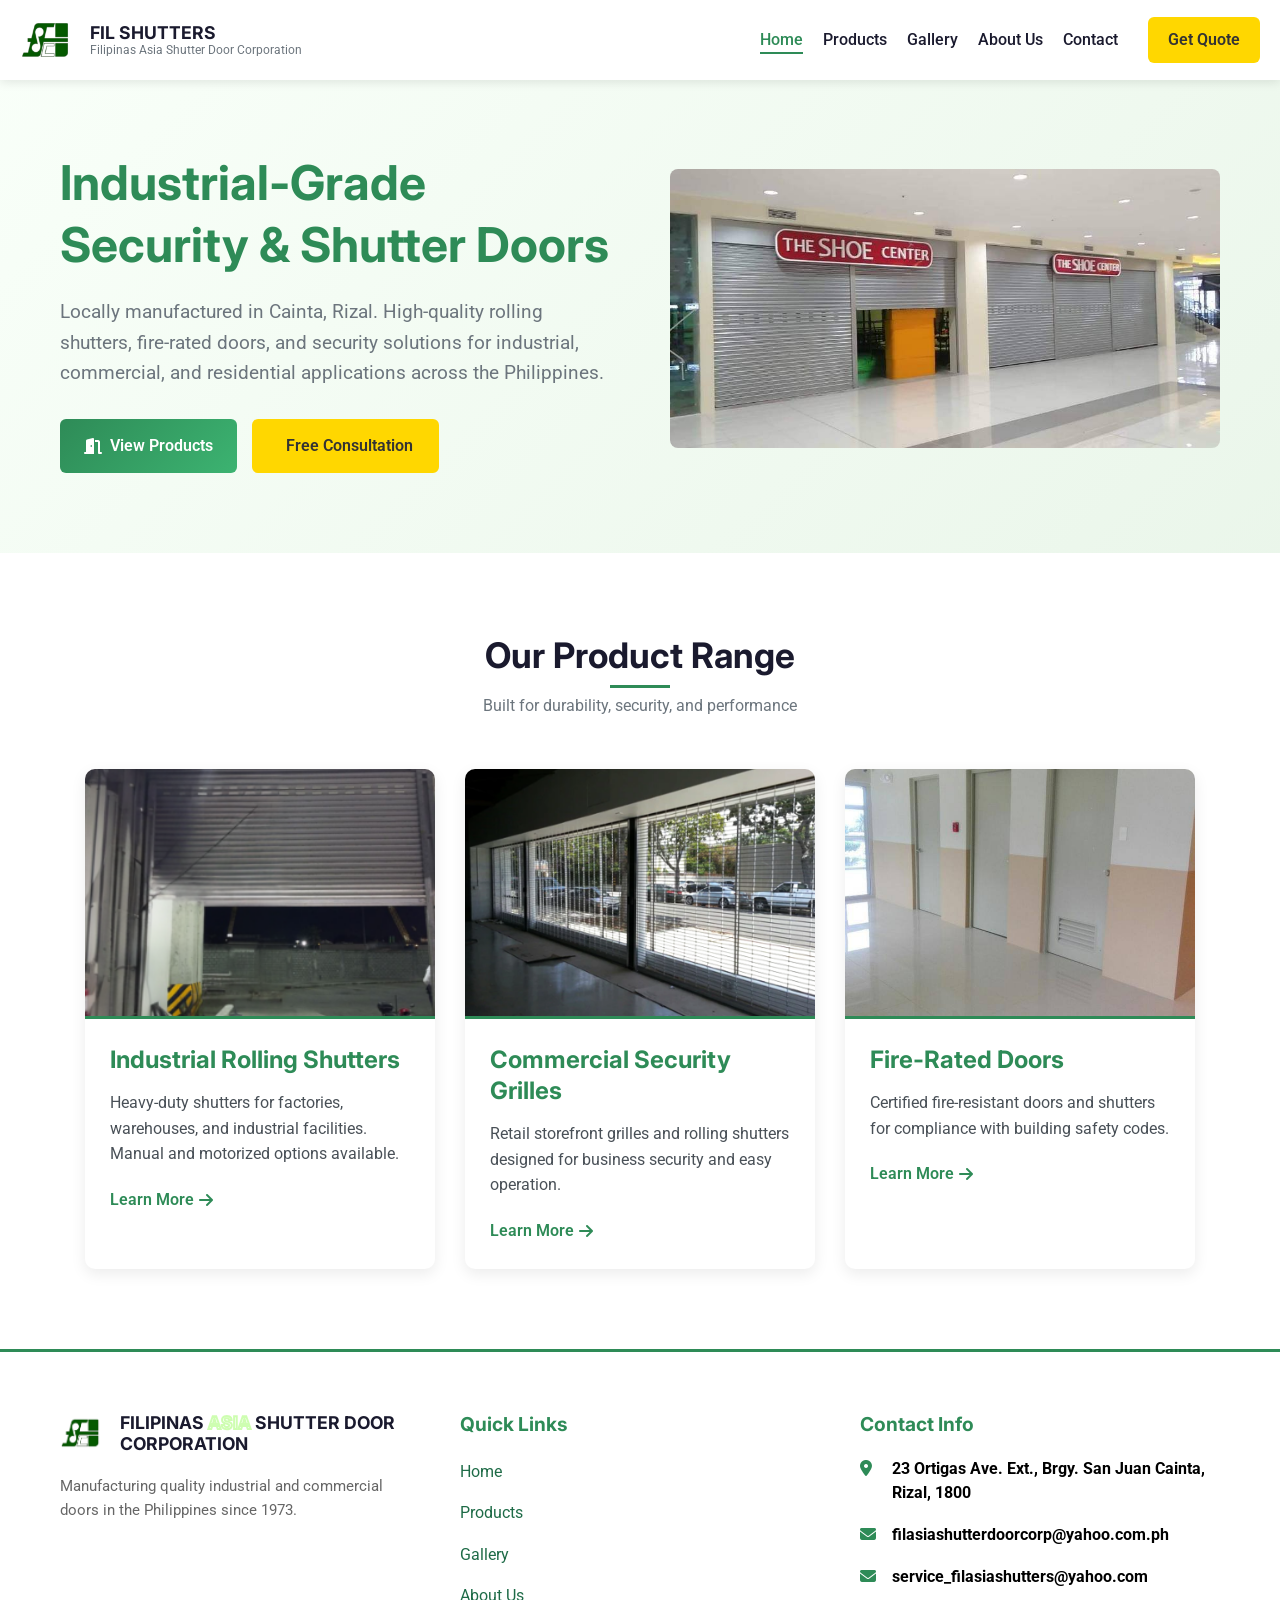
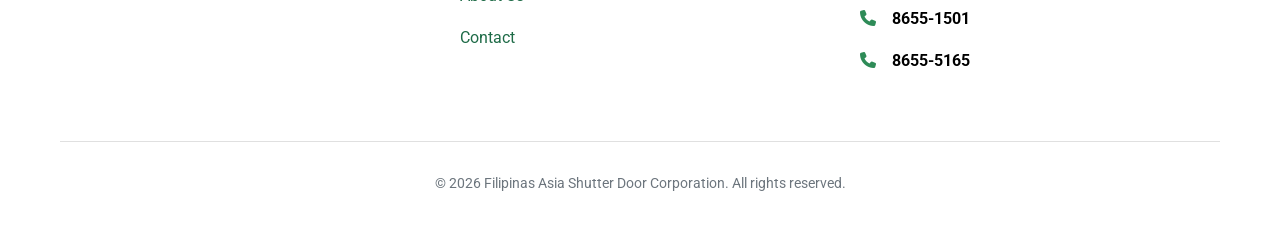
<file: index.html>
<!DOCTYPE html>
<html lang="en">
<head>
    <meta charset="UTF-8">
    <meta name="viewport" content="width=device-width, initial-scale=1.0">
    <title>Filipinas Asia Shutter Door Corp.</title>
    <meta name="description" content="Manufacturer of high-quality industrial roller shutters, fire doors, and security doors in the Philippines. Local manufacturing in Cainta, Rizal.">
    <link rel="icon" type="image/png" href="Assets/FASDC logo.png">
    
    <link rel="stylesheet" href="style.css">
    <link rel="stylesheet" href="https://cdnjs.cloudflare.com/ajax/libs/font-awesome/6.4.0/css/all.min.css">

    <link rel="stylesheet" href="style.css">
    <link rel="preconnect" href="https://fonts.googleapis.com">
    <link rel="preconnect" href="https://fonts.gstatic.com" crossorigin>
    <link href="https://fonts.googleapis.com/css2?family=Inter:wght@300;400;500;600;700&family=Roboto:wght@300;400;500;700&display=swap" rel="stylesheet">
    <link rel="stylesheet" href="https://cdnjs.cloudflare.com/ajax/libs/font-awesome/6.4.0/css/all.min.css">
</head>
<body>
    <!-- Navigation-->
    <header class="header">
        <nav class="navbar">
            <div class="container">
                <a href="index.html" class="logo">
                    <img src="Assets/logo.png" alt="logo" style="height: 50px; width: auto; margin-right: 10px;">
                         <div class="logo-text">
                         <span class="logo-main">FIL SHUTTERS</span>
                         <span class="logo-sub">Filipinas Asia Shutter Door Corporation</span>
                     </div>
                    </a>
                <div class="nav-toggle" id="navToggle">
                    <i class="fas fa-bars"></i>
                </div>
                
                <!-- Navigation Menu -->
                <ul class="nav-menu" id="navMenu">
                    <li><a href="index.html" class="nav-link active">Home</a></li>
                    <li><a href="products.html" class="nav-link">Products</a></li>
                    <li><a href="gallery.html" class="nav-link">Gallery</a></li>
                    <li><a href="about.html" class="nav-link">About Us</a></li>
                    <li><a href="contact.html" class="nav-link">Contact</a></li>
                    <li><a href="contact.html#quote" class="nav-cta btn">Get Quote</a></li>
                </ul>
            </div>
        </nav>
    </header>

    <main>
        <section class="hero">
            <div class="container">
                <div class="hero-content">
                    <h1 class="hero-title">Industrial-Grade Security & Shutter Doors</h1>
                    <p class="hero-subtitle">Locally manufactured in Cainta, Rizal. High-quality rolling shutters, fire-rated doors, and security solutions for industrial, commercial, and residential applications across the Philippines.</p>
                    <div class="hero-buttons">
                        <a href="products.html" class="btn btn-primary">
                            <i class="fas fa-door-open"></i> View Products
                        </a>
                        <a href="contact.html" class="btn btn-secondary">
                            <i class="fas fa-file-quote"></i> Free Consultation
                        </a>
                    </div>
                </div>
                <div class="hero-image">
                        <img src="Assets/shuttering.png" alt="Industrial Shutter Doors" style="width:100%;height:100%;object-fit:cover;border-radius:8px;">
                        </div>
                    </div>
                </div>
            </div>
        </section>

        <section class="section featured-products">
            <div class="container">
                <h2 class="section-title">Our Product Range</h2>
                <p class="section-subtitle">Built for durability, security, and performance</p>
                
                <div class="products-grid">
                    <!-- Product 1 -->
                    <div class="product-card">
                        <div class="product-image">
                            <img src="Assets/products/shutter.png" alt="Rolling Shutters" style="width:100%;height:100%;object-fit:cover;">
                            </div>
                        <div class="product-content">
                            <h3>Industrial Rolling Shutters</h3>
                            <p>Heavy-duty shutters for factories, warehouses, and industrial facilities. Manual and motorized options available.</p>
                            <a href="products.html#industrial" class="btn-link">Learn More <i class="fas fa-arrow-right"></i></a>
                        </div>
                    </div>
                    
                    <!-- Product 2 -->
                    <div class="product-card">
                        <div class="product-image">
                            <img src="Assets/products/shutter1.png" alt="Grille Shutter" style="width:100%;height:100%;object-fit:cover;">
                            </div>
                        <div class="product-content">
                            <h3>Commercial Security Grilles</h3>
                            <p>Retail storefront grilles and rolling shutters designed for business security and easy operation.</p>
                            <a href="products.html#commercial" class="btn-link">Learn More <i class="fas fa-arrow-right"></i></a>
                        </div>
                    </div>
                    
                    <!-- Product 3 -->
                    <div class="product-card">
                        <div class="product-image">
                            <img src="Assets/products/metaldoor.png" alt="Fire Door" style="width:100%;height:100%;object-fit:cover;">
                            </div>
                        <div class="product-content">
                            <h3>Fire-Rated Doors</h3>
                            <p>Certified fire-resistant doors and shutters for compliance with building safety codes.</p>
                            <a href="products.html#fire-rated" class="btn-link">Learn More <i class="fas fa-arrow-right"></i></a>
                        </div>
                    </div>
                </div>
            </div>
        </section>
    </main>

    <!-- Footer -->
    <footer class="footer">
        <div class="container">
        <div class="footer-content">
            <div class="footer-about">
                <div class="logo">
                    <img src="Assets/logo.png" alt="logo" style="height: 40px; width: auto; margin-right: 10px;">
                    <div class="logo-text">
                        <span class="logo-main">FILIPINAS <span class="outlined-text">ASIA</span> SHUTTER DOOR CORPORATION</span>
                    </div>
                </div>
                <p>Manufacturing quality industrial and commercial doors in the Philippines since 1973.</p>
            </div>
            
            <div class="footer-links">
                <h4>Quick Links</h4>
                <ul>
                    <li><a href="index.html">Home</a></li>
                    <li><a href="products.html">Products</a></li>
                    <li><a href="gallery.html">Gallery</a></li>
                    <li><a href="about.html">About Us</a></li>
                    <li><a href="contact.html">Contact</a></li>
                </ul>
            </div>
            
            <div class="footer-contact">
    <h4>Contact Info</h4>
    <p><i class="fas fa-map-marker-alt"></i> 
        <a href="https://maps.app.goo.gl/1oWoqXr9N194UMi5A" target="_blank" rel="noopener noreferrer">
            <strong>23 Ortigas Ave. Ext., Brgy. San Juan Cainta, Rizal, 1800</strong>
        </a>
    </p>
    <p><i class="fas fa-envelope"></i> 
        <a href="mailto:filasiashutterdoorcorp@yahoo.com.ph?subject=Inquiry%20from%20Website&body=Hello%20Filipinas%20Asia%20Shutter%20Door%20Corp.,%0A%0AI%20would%20like%20to%20inquire%20about%20your%20products/services.">
            <strong>filasiashutterdoorcorp@yahoo.com.ph</strong>
        </a>
    </p>
    <p><i class="fas fa-envelope"></i> 
        <a href="mailto:service_filasiashutters@yahoo.com?subject=Inquiry%20from%20Website&body=Hello%20Filipinas%20Asia%20Shutter%20Door%20Corp.,%0A%0AI%20would%20like%20to%20inquire%20about%20your%20products/services.">
            <strong>service_filasiashutters@yahoo.com</strong>
        </a>
    </p>
        <p><i class="fas fa-phone"></i> <strong>8655-1501</strong></p>
        <p><i class="fas fa-phone"></i> <strong>8655-5165</strong></p>
</div>
        </div>
        
        <div class="footer-bottom">
            <p>&copy; <span id="currentYear"></span> Filipinas Asia Shutter Door Corporation. All rights reserved.</p>
        </div>
    </div>
</footer>

    <!-- Link to JavaScript -->
    <script src="main.js"></script>
</body>
</html>
</file>
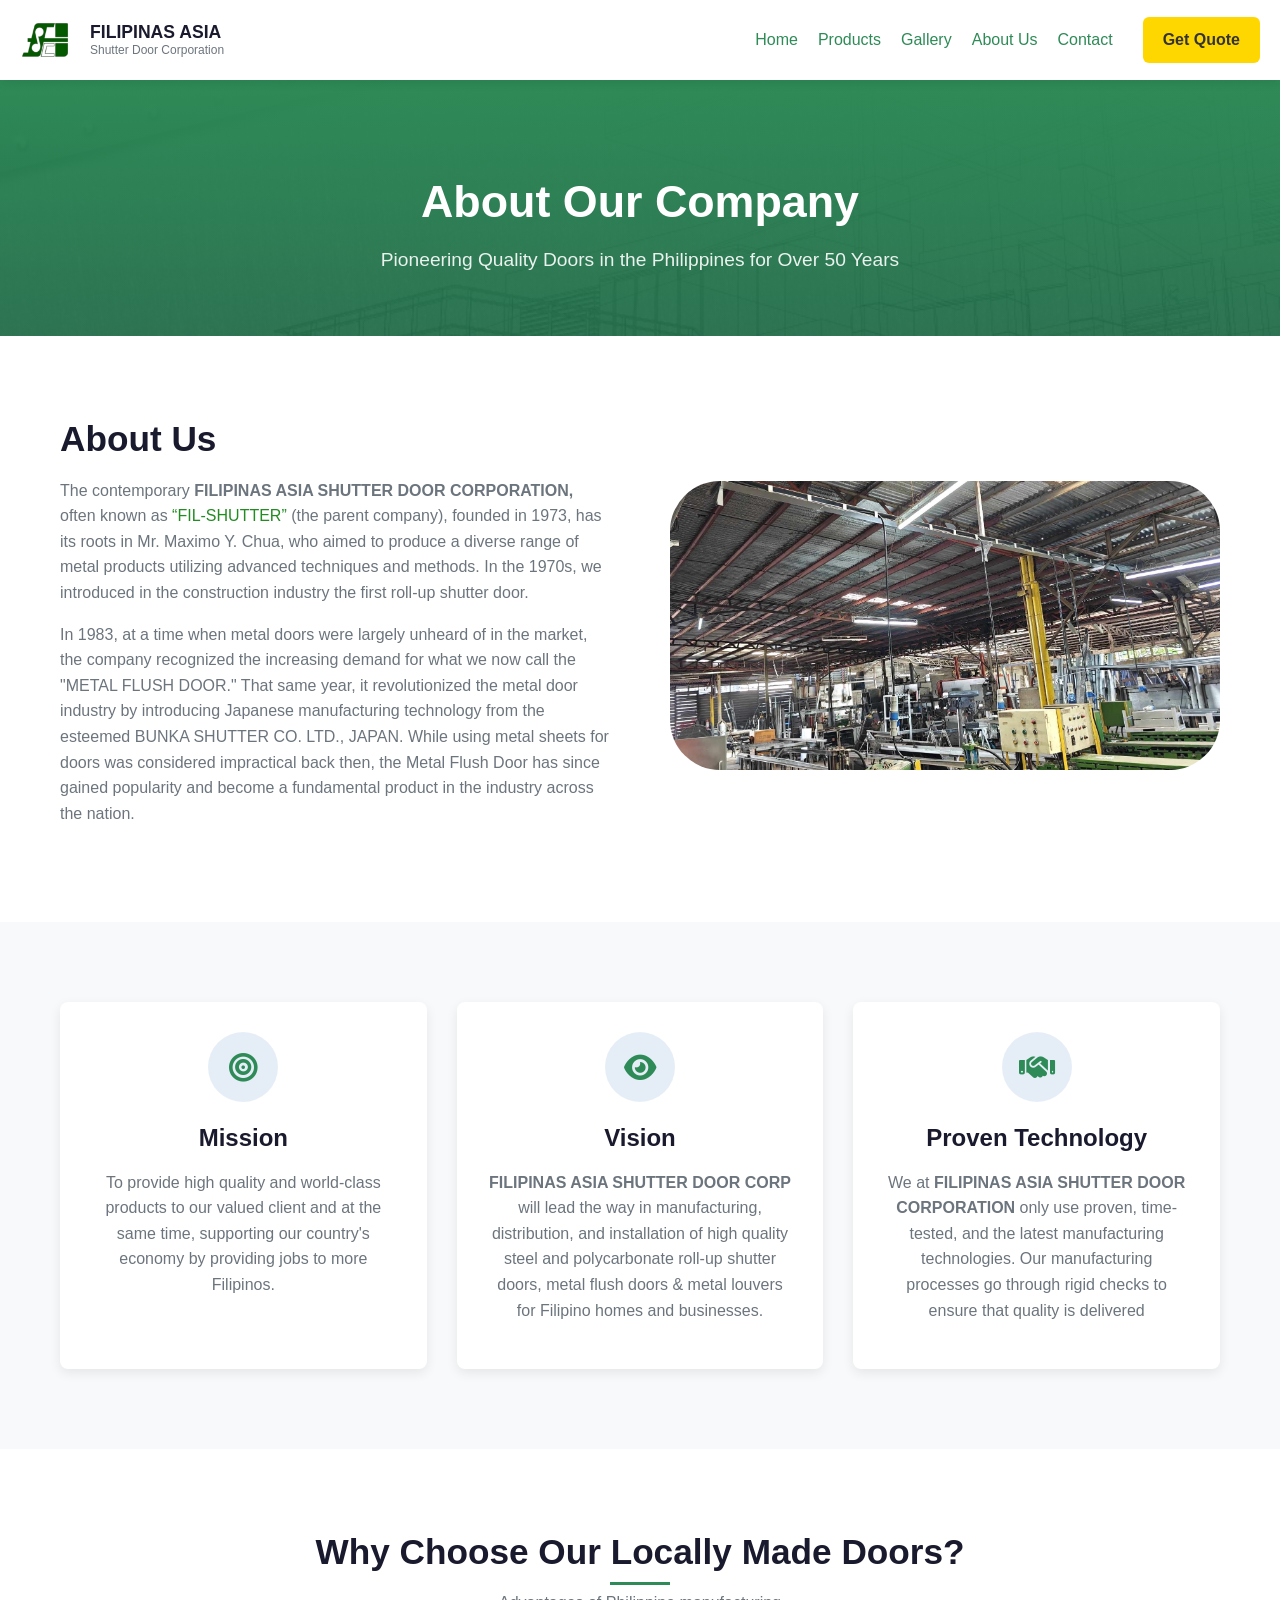
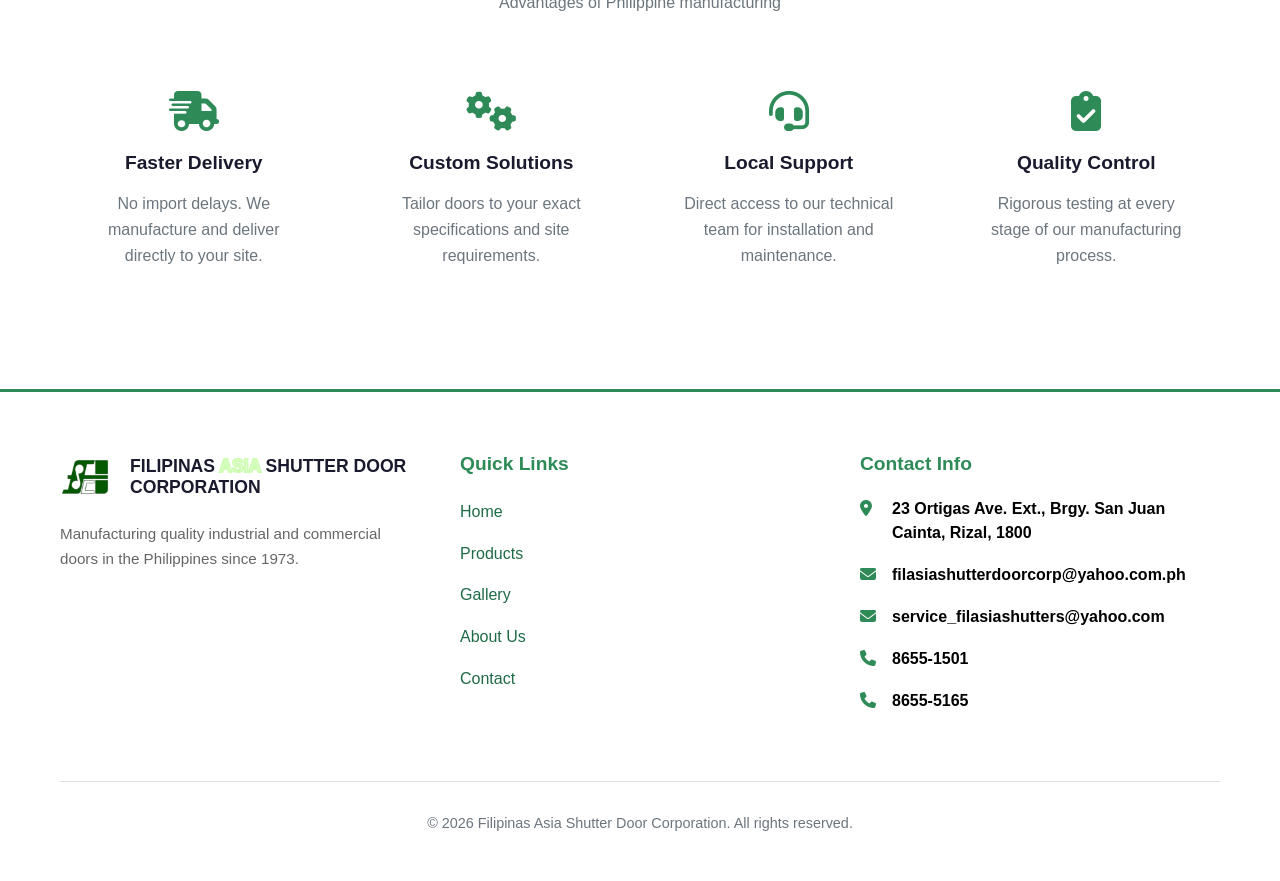
<file: about.html>
<!DOCTYPE html>
<html lang="en">
<head>
    <meta charset="UTF-8">
    <meta name="viewport" content="width=device-width, initial-scale=1.0">
    <title>About Us | Fil Shutter</title>

        <link rel="icon" type="image/png" href="Assets/FASDC logo.png">
    <link rel="stylesheet" href="style.css">
    <link rel="stylesheet" href="https://cdnjs.cloudflare.com/ajax/libs/font-awesome/6.4.0/css/all.min.css">
</head>
<body>
    <!-- Same Navigation as index.html -->
    <header class="header">
        <nav class="navbar">
            <div class="container">
                <a href="index.html" class="logo">
                    <img src="Assets/logo.png" alt="logo" style="height: 50px; width: auto; margin-right: 10px;">
                    <div class="logo-text">
                        <span class="logo-main">FILIPINAS ASIA</span>
                        <span class="logo-sub">Shutter Door Corporation</span>
                    </div>
                </a>
                <div class="nav-toggle" id="navToggle"><i class="fas fa-bars"></i></div>
                <ul class="nav-menu" id="navMenu">
                    <li><a href="index.html">Home</a></li>
                    <li><a href="products.html">Products</a></li>
                    <li><a href="gallery.html">Gallery</a></li>
                    <li><a href="about.html" class="active">About Us</a></li>
                    <li><a href="contact.html">Contact</a></li>
                    <li><a href="contact.html#quote" class="nav-cta btn">Get Quote</a></li>
                </ul>
            </div>
        </nav>
    </header>

    <main>
        <!-- Page Header -->
        <section class="page-header">
            <div class="container">
                <h1>About Our Company</h1>
                <p>Pioneering Quality Doors in the Philippines for Over 50 Years</p>
            </div>
        </section>

        <!-- Company Story -->
        <section class="section">
            <div class="container">
                <div class="about-grid">
                    <div class="about-content">
                        <h2>About Us</h2>
                        <p>The contemporary <b>FILIPINAS ASIA SHUTTER DOOR CORPORATION, </b>often known as <element style="color:forestgreen;">“FIL-SHUTTER” </element> (the parent company), founded in 1973, has its roots in Mr. Maximo Y. Chua, who aimed to produce a diverse range of metal products utilizing advanced techniques and methods. In the 1970s, we introduced in the construction industry the first roll-up shutter door.</p>
                        <ul>
                            <il>
                                <p>In 1983, at a time when metal doors were largely unheard of in the market, the company recognized the increasing demand for what we now call the "METAL FLUSH DOOR." That same year, it revolutionized the metal door industry by introducing Japanese manufacturing technology from the esteemed BUNKA SHUTTER CO. LTD., JAPAN. While using metal sheets for doors was considered impractical back then, the Metal Flush Door has since gained popularity and become a fundamental product in the industry across the nation.</p>
                            </il>
                        </ul>
                    </div>
                    <div class="about-image">
                            <img src="Assets/productionare.jpg" alt="Company Factory" style="width: 600px; height: 100%; object-fit: cover; border-radius: 50px; object-position: top;">
                    </div>
                </div>
            </div>
        </section>

        <!-- Mission & Vision -->
        <section class="section light-bg">
            <div class="container">
                <div class="mission-grid">
                    <div class="mission-card">
                        <div class="mission-icon">
                            <i class="fas fa-bullseye"></i>
                        </div>
                        <h3>Mission</h3>
                        <p>To provide high quality and world-class products to our valued client and at the same time, supporting our country's economy by providing jobs to more Filipinos.</p>
                    </div>
                    <div class="mission-card">
                        <div class="mission-icon">
                            <i class="fas fa-eye"></i>
                        </div>
                        <h3>Vision</h3>
                        <p><b>FILIPINAS ASIA SHUTTER DOOR CORP</b> will lead the way in manufacturing, distribution, and installation of high quality steel and polycarbonate roll-up shutter doors, metal flush doors & metal louvers for Filipino homes and businesses.</p>
                    </div>
                    <div class="mission-card">
                        <div class="mission-icon">
                            <i class="fas fa-handshake"></i>
                        </div>
                        <h3>Proven Technology</h3>
                        <p>We at <b>FILIPINAS ASIA SHUTTER DOOR CORPORATION</b> only use proven, time-tested, and the latest manufacturing technologies. Our manufacturing processes go through rigid checks to ensure that quality is delivered</p>
                    </div>
                </div>
            </div>
        </section>

        <!-- Manufacturing Advantage -->
        <section class="section">
            <div class="container">
                <h2 class="section-title">Why Choose Our Locally Made Doors?</h2>
                <p class="section-subtitle">Advantages of Philippine manufacturing</p>
                
                <div class="advantages-grid">
                    <div class="advantage">
                        <i class="fas fa-shipping-fast"></i>
                        <h4>Faster Delivery</h4>
                        <p>No import delays. We manufacture and deliver directly to your site.</p>
                    </div>
                    <div class="advantage">
                        <i class="fas fa-cogs"></i>
                        <h4>Custom Solutions</h4>
                        <p>Tailor doors to your exact specifications and site requirements.</p>
                    </div>
                    <div class="advantage">
                        <i class="fas fa-headset"></i>
                        <h4>Local Support</h4>
                        <p>Direct access to our technical team for installation and maintenance.</p>
                    </div>
                    <div class="advantage">
                        <i class="fas fa-clipboard-check"></i>
                        <h4>Quality Control</h4>
                        <p>Rigorous testing at every stage of our manufacturing process.</p>
                    </div>
                </div>
            </div>
        </section>
    </main>

    <!-- Same Footer as index.html -->
    <footer class="footer">
        <div class="container">
            <div class="footer-content">
                <div class="footer-about">
                    <a class="logo">
                        <img src="Assets/logo.png" alt="logo" style="height: 50px; width: auto; margin-right: 10px;">
                        <div class="logo-text">
                            <span class="logo-main">FILIPINAS <span class="outlined-text">ASIA</span> SHUTTER DOOR CORPORATION</span>
                        </div>
                        </a>
                    <p>Manufacturing quality industrial and commercial doors in the Philippines since 1973.</p>
                </div>
                <div class="footer-links">
                    <h4>Quick Links</h4>
                    <ul>
                        <li><a href="index.html">Home</a></li>
                        <li><a href="products.html">Products</a></li>
                        <li><a href="gallery.html">Gallery</a></li>
                        <li><a href="about.html">About Us</a></li>
                        <li><a href="contact.html">Contact</a></li>
                    </ul>
                </div>
                <div class="footer-contact">
                        <h4>Contact Info</h4>
    <p><i class="fas fa-map-marker-alt"></i> 
        <a href="https://maps.app.goo.gl/1oWoqXr9N194UMi5A" target="_blank" rel="noopener noreferrer">
            <strong>23 Ortigas Ave. Ext., Brgy. San Juan Cainta, Rizal, 1800</strong>
        </a>
    </p>
    <p><i class="fas fa-envelope"></i> 
        <a href="mailto:filasiashutterdoorcorp@yahoo.com.ph?subject=Inquiry%20from%20Website&body=Hello%20Filipinas%20Asia%20Shutter%20Door%20Corp.,%0A%0AI%20would%20like%20to%20inquire%20about%20your%20products/services.">
            <strong>filasiashutterdoorcorp@yahoo.com.ph</strong>
        </a>
    </p>
    <p><i class="fas fa-envelope"></i> 
        <a href="mailto:service_filasiashutters@yahoo.com?subject=Inquiry%20from%20Website&body=Hello%20Filipinas%20Asia%20Shutter%20Door%20Corp.,%0A%0AI%20would%20like%20to%20inquire%20about%20your%20products/services.">
            <strong>service_filasiashutters@yahoo.com</strong>
        </a>
    </p>
        <p><i class="fas fa-phone"></i> <strong>8655-1501</strong></p>
        <p><i class="fas fa-phone"></i> <strong>8655-5165</strong></p>
                </div>
            </div>
            <div class="footer-bottom">
                <p>&copy; <span id="currentYear"></span> Filipinas Asia Shutter Door Corporation. All rights reserved.</p>
            </div>
        </div>
    </footer>

    <script src="main.js"></script>
</body>
</html>
</file>
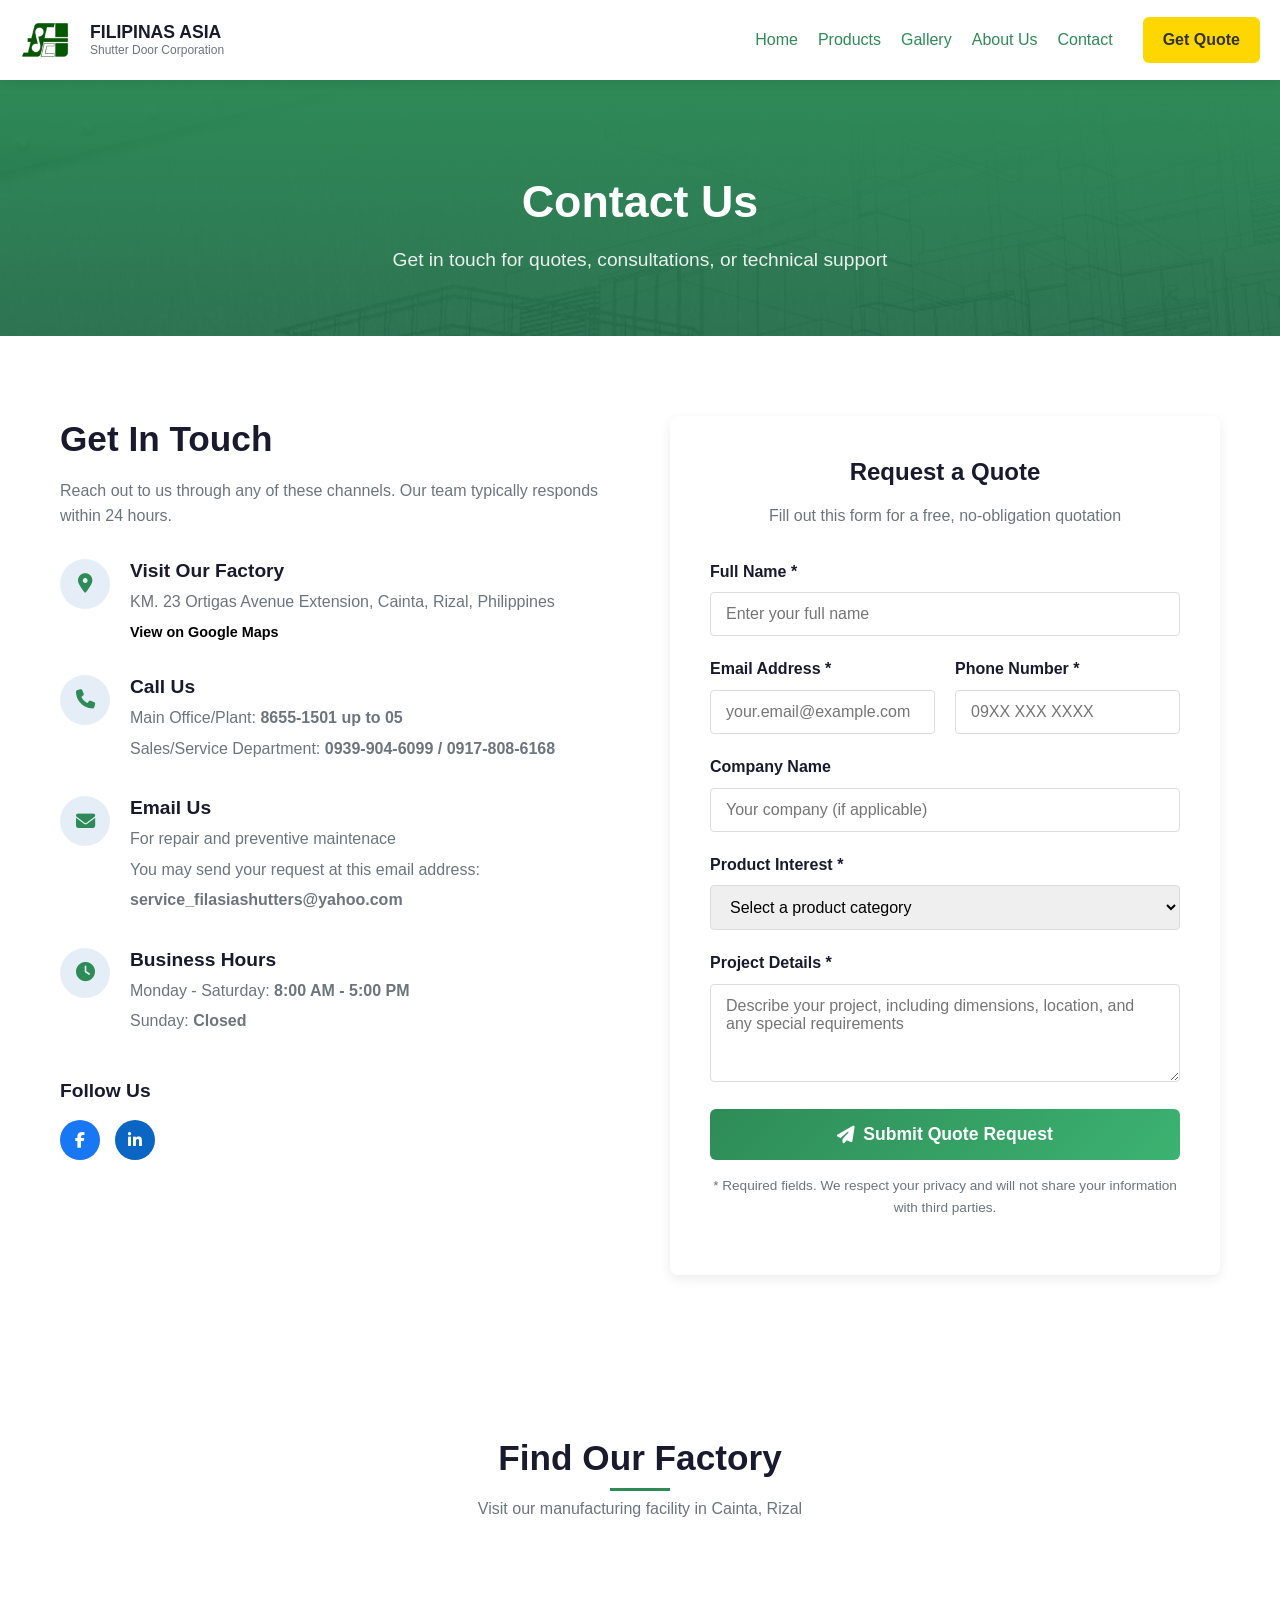
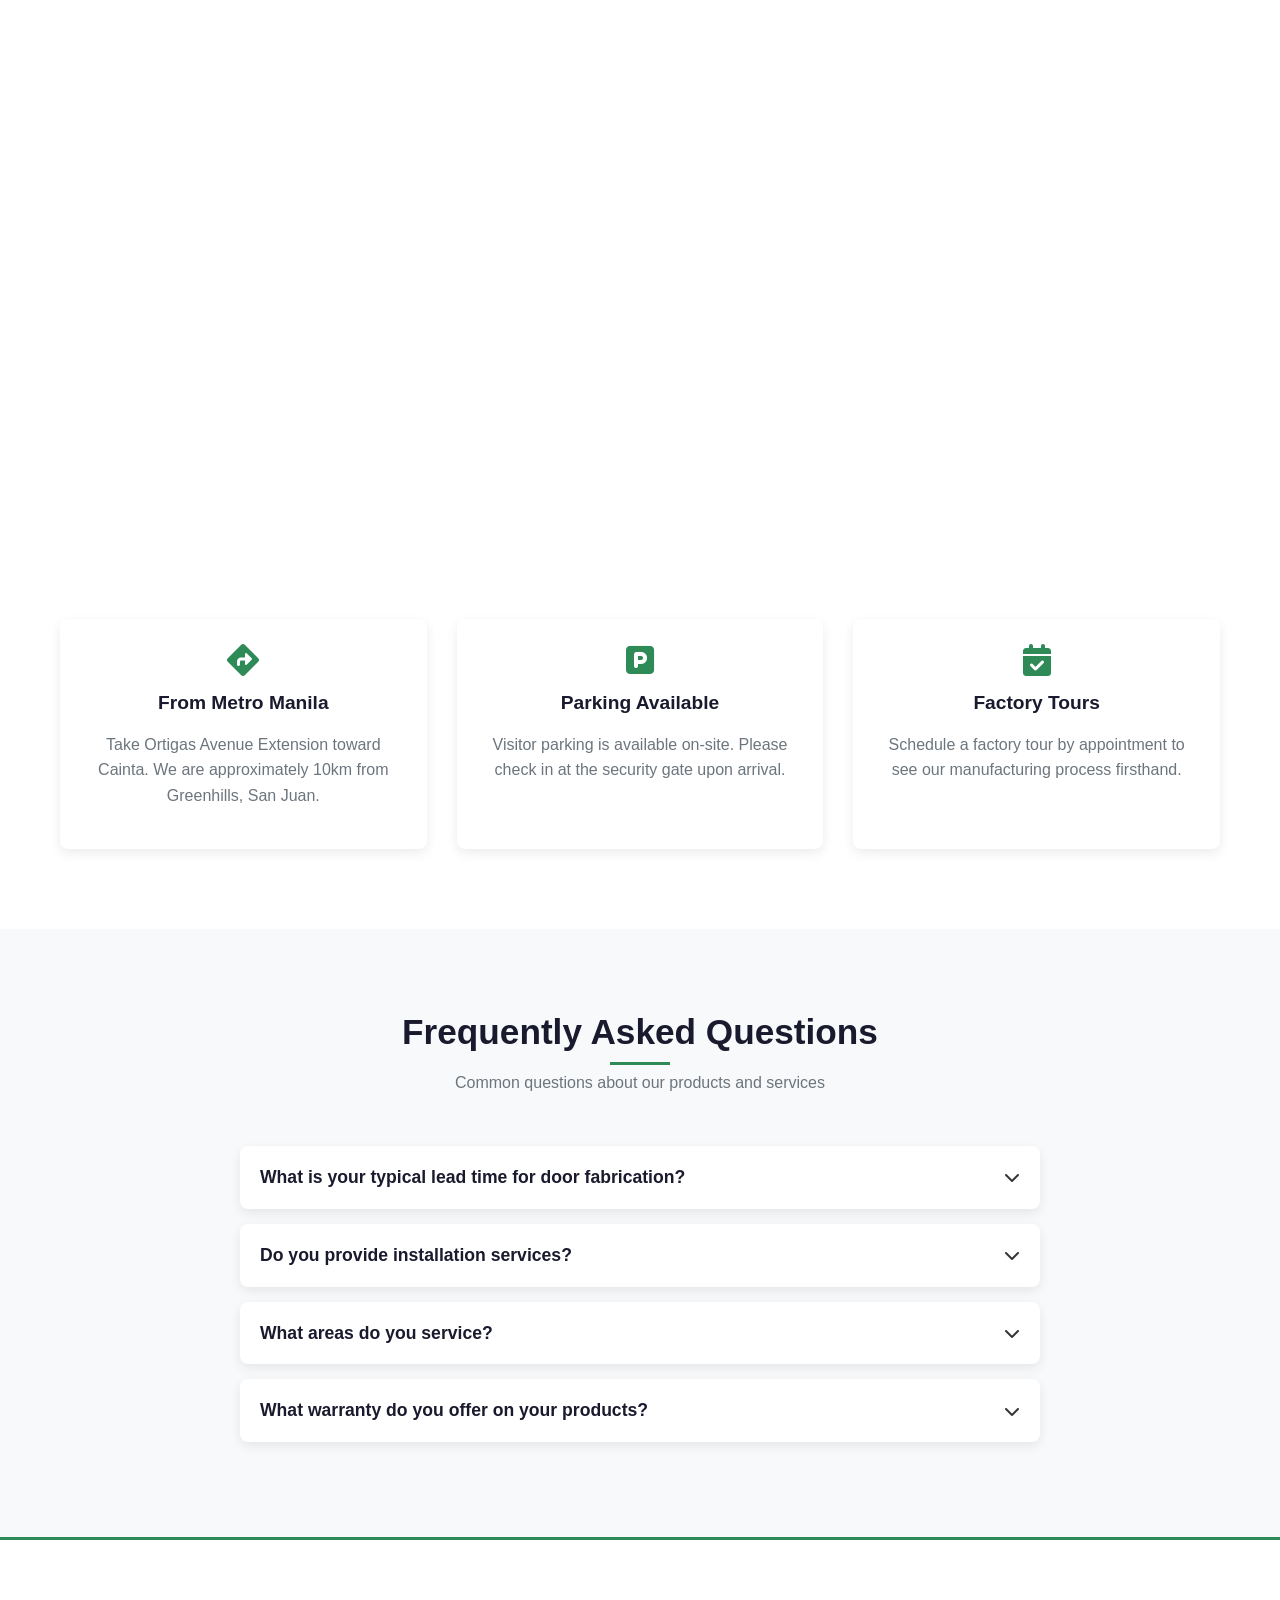
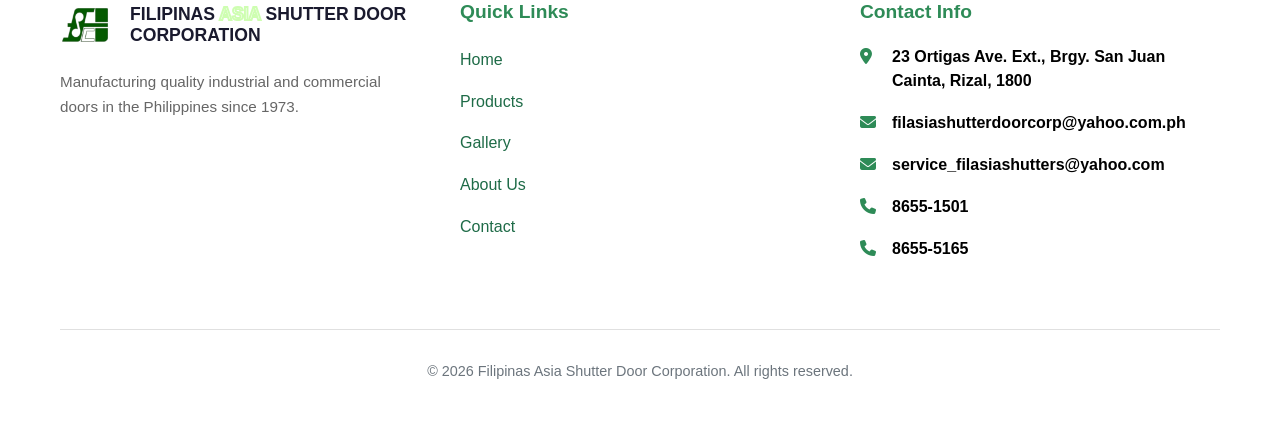
<file: contact.html>
<!DOCTYPE html>
<html lang="en">
<head>
    <meta charset="UTF-8">
    <meta name="viewport" content="width=device-width, initial-scale=1.0">
    <title>Contact Us | Fil Shutter</title>
    <link rel="icon" type="image/png" href="Assets/FASDC logo.png">
    <link rel="stylesheet" href="style.css">
    <link rel="stylesheet" href="https://cdnjs.cloudflare.com/ajax/libs/font-awesome/6.4.0/css/all.min.css">
</head>
<body>
    <!-- Navigation -->
    <header class="header">
        <nav class="navbar">
            <div class="container">
                <a href="index.html" class="logo">
                    <img src="Assets/logo.png" alt="logo" style="height: 50px; width: auto; margin-right: 10px;">
                    <div class="logo-text">
                        <span class="logo-main">FILIPINAS ASIA</span>
                        <span class="logo-sub">Shutter Door Corporation</span>
                    </div>
                </a>
                <div class="nav-toggle" id="navToggle"><i class="fas fa-bars"></i></div>
                <ul class="nav-menu" id="navMenu">
                    <li><a href="index.html">Home</a></li>
                    <li><a href="products.html">Products</a></li>
                    <li><a href="gallery.html">Gallery</a></li>
                    <li><a href="about.html">About Us</a></li>
                    <li><a href="contact.html" class="active">Contact</a></li>
                    <li><a href="contact.html#quote" class="nav-cta btn">Get Quote</a></li>
                </ul>
            </div>
        </nav>
    </header>

    <main>
        <!-- Page Header -->
        <section class="page-header">
            <div class="container">
                <h1>Contact Us</h1>
                <p>Get in touch for quotes, consultations, or technical support</p>
            </div>
        </section>

        <!-- Contact Information & Form -->
        <section class="section">
            <div class="container">
                <div class="contact-grid">
                    <!-- Contact Information -->
                    <div class="contact-info">
                        <h2>Get In Touch</h2>
                        <p>Reach out to us through any of these channels. Our team typically responds within 24 hours.</p>
                        
                        <div class="contact-details">
                            <div class="contact-item">
                                <div class="contact-icon">
                                    <i class="fas fa-map-marker-alt"></i>
                                </div>
                                <div class="contact-content">
                                    <h4>Visit Our Factory</h4>
                                    <p>KM. 23 Ortigas Avenue Extension, Cainta, Rizal, Philippines</p>
                                    <a href="https://maps.app.goo.gl/9ky7GbAYukXHmmPL9" target="_blank" class="map-link">View on Google Maps</a>
                                </div>
                            </div>
                            
                            <div class="contact-item">
                                <div class="contact-icon">
                                    <i class="fas fa-phone"></i>
                                </div>
                                <div class="contact-content">
                                    <h4>Call Us</h4>
                                    <p>Main Office/Plant: <strong>8655-1501 up to 05</strong></p>
                                    <p>Sales/Service Department: <strong>0939-904-6099 / 0917-808-6168</strong></p>
                                </div>
                            </div>
                            
                            <div class="contact-item">
                                <div class="contact-icon">
                                    <i class="fas fa-envelope"></i>
                                </div>
                                <div class="contact-content">
                                    <h4>Email Us</h4>
                                    <p>For repair and preventive maintenace</p>
                                    <p>You may send your request at this email address:</p>
                                    <p><strong>service_filasiashutters@yahoo.com</strong></p>
                                </div>
                            </div>
                            
                            <div class="contact-item">
                                <div class="contact-icon">
                                    <i class="fas fa-clock"></i>
                                </div>
                                <div class="contact-content">
                                    <h4>Business Hours</h4>
                                    <p>Monday - Saturday: <strong>8:00 AM - 5:00 PM</strong></p>
                                    <p>Sunday: <strong>Closed</strong></p>
                                </div>
                            </div>
                        </div>
                        
                        <div class="social-media">
                            <h4>Follow Us</h4>
                            <div class="social-links">
                                <a href="https://www.facebook.com/filasiashutter/" class="social-link facebook" target="_blank">
                                    <i class="fab fa-facebook-f"></i>
                                </a>
                                <a href="https://www.linkedin.com/company/filipinas-asia-shutter-door-corp" class="social-link linkedin" target="_blank">
                                    <i class="fab fa-linkedin-in"></i>
                                </a>
                            </div>
                        </div>
                    </div>
                    
                    <!-- Contact Form -->
                    <div class="contact-form-container" id="quote">
                        <div class="form-header">
                            <h3>Request a Quote</h3>
                            <p>Fill out this form for a free, no-obligation quotation</p>
                        </div>
                        
                        <form id="quoteForm" action="https://formsubmit.co/goldy.linky@gmail.com" method="POST" class="contact-form">
                            <div class="form-group">
                                <label for="name">Full Name *</label>
                                <input type="text" id="name" name="name" required placeholder="Enter your full name">
                            </div>
                            
                            <div class="form-row">
                                <div class="form-group">
                                    <label for="email">Email Address *</label>
                                    <input type="email" id="email" name="email" required placeholder="your.email@example.com">
                                </div>
                                <div class="form-group">
                                    <label for="phone">Phone Number *</label>
                                    <input type="tel" id="phone" name="phone" required placeholder="09XX XXX XXXX">
                                </div>
                            </div>
                            
                            <div class="form-group">
                                <label for="company">Company Name</label>
                                <input type="text" id="company" name="company" placeholder="Your company (if applicable)">
                            </div>

                            <div class="form-group">
                                <label for="product">Product Interest *</label>
                                <select id="product" name="product" required>
                                    <option value="" disabled selected>Select a product category</option>
                                    <option value="RUD">Roll-Up Doors</option>
                                    <option value="Metal Door">Metal Doors</option>
                                    <option value="Louver Window">Louver Windows</option>
                                    <option value="Architectural">Architectural Elements</option>
                                    <option value="Other">Other / Not Sure</option>
                                </select>
                            </div>
                            
                            <div class="form-group">
                                <label for="project">Project Details *</label>
                                <textarea id="project" name="project" rows="4" required placeholder="Describe your project, including dimensions, location, and any special requirements"></textarea>
                            </div>      
                            <button type="submit" class="btn btn-primary btn-block">
                                <i class="fas fa-paper-plane"></i> Submit Quote Request
                            </button>
                            <p class="form-note">* Required fields. We respect your privacy and will not share your information with third parties.</p>
                        </form>
                    </div>
                </div>
            </div>
        </section>

        <!-- Map Section -->
        <section class="section map-section">
            <div class="container">
                <h2 class="section-title">Find Our Factory</h2>
                <p class="section-subtitle">Visit our manufacturing facility in Cainta, Rizal</p>
                
                <div class="map-container">
                        <iframe src="https://www.google.com/maps/embed?pb=!4v1768440759968!6m8!1m7!1sTIddmE-pwkvYfbisMKoJNQ!2m2!1d14.58255061867305!2d121.1278032962566!3f338.02!4f-9.920000000000002!5f0.7820865974627469" width="1170" height="600" style="border:0;" allowfullscre0en="" loading="lazy" referrerpolicy="no-referrer-when-downgrade"></iframe>
                </div>
                
                <div class="location-details">
                    <div class="location-card">
                        <i class="fas fa-directions"></i>
                        <h4>From Metro Manila</h4>
                        <p>Take Ortigas Avenue Extension toward Cainta. We are approximately 10km from Greenhills, San Juan.</p>
                    </div>
                    <div class="location-card">
                        <i class="fas fa-parking"></i>
                        <h4>Parking Available</h4>
                        <p>Visitor parking is available on-site. Please check in at the security gate upon arrival.</p>
                    </div>
                    <div class="location-card">
                        <i class="fas fa-calendar-check"></i>
                        <h4>Factory Tours</h4>
                        <p>Schedule a factory tour by appointment to see our manufacturing process firsthand.</p>
                    </div>
                </div>
            </div>
        </section>

        <!-- FAQ Section -->
        <section class="section light-bg">
            <div class="container">
                <h2 class="section-title">Frequently Asked Questions</h2>
                <p class="section-subtitle">Common questions about our products and services</p>
                
                <div class="faq-grid">
                    <div class="faq-item">
                        <div class="faq-question">
                            <h4>What is your typical lead time for door fabrication?</h4>
                            <i class="fas fa-chevron-down"></i>
                        </div>
                        <div class="faq-answer">
                            <p>Standard products typically take 2-3 weeks for fabrication. Custom designs may require 4-6 weeks depending on complexity. Installation scheduling depends on site readiness.</p>
                        </div>
                    </div>
                    
                    <div class="faq-item">
                        <div class="faq-question">
                            <h4>Do you provide installation services?</h4>
                            <i class="fas fa-chevron-down"></i>
                        </div>
                        <div class="faq-answer">
                            <p>Yes, we provide professional installation by our certified technicians. Installation is quoted separately based on project complexity and location.</p>
                        </div>
                    </div>
                    
                    <div class="faq-item">
                        <div class="faq-question">
                            <h4>What areas do you service?</h4>
                            <i class="fas fa-chevron-down"></i>
                        </div>
                        <div class="faq-answer">
                            <p>We serve the entire Philippines, with major projects completed in Metro Manila, Laguna, Cavite, Batangas, Rizal, and Bulacan. We can coordinate nationwide delivery and installation.</p>
                        </div>
                    </div>
                    
                    <div class="faq-item">
                        <div class="faq-question">
                            <h4>What warranty do you offer on your products?</h4>
                            <i class="fas fa-chevron-down"></i>
                        </div>
                        <div class="faq-answer">
                            <p>We offer a 1-year warranty on metal doors and RUD. Extended warranties are available for certain products and can be discussed with our sales team.</p>
                        </div>
                    </div>
                </div>
            </div>
        </section>
    </main>

    <!-- Footer -->
    <footer class="footer">
        <div class="container">
            <div class="footer-content">
                <div class="footer-about">
                    <a class="logo">
                        <img src="Assets/logo.png" alt="logo" style="height: 50px; width: auto; margin-right: 10px;">
                        <div class="logo-text">
                            <span class="logo-main">FILIPINAS <span class="outlined-text">ASIA</span> SHUTTER DOOR CORPORATION</span>
                        </div>
                        </a>
                    <p>Manufacturing quality industrial and commercial doors in the Philippines since 1973.</p>
                </div>
                <div class="footer-links">
                    <h4>Quick Links</h4>
                    <ul>
                        <li><a href="index.html">Home</a></li>
                        <li><a href="products.html">Products</a></li>
                        <li><a href="gallery.html">Gallery</a></li>
                        <li><a href="about.html">About Us</a></li>
                        <li><a href="contact.html">Contact</a></li>
                    </ul>
                </div>
                <div class="footer-contact">
    <h4>Contact Info</h4>
    <p><i class="fas fa-map-marker-alt"></i> 
        <a href="https://maps.app.goo.gl/1oWoqXr9N194UMi5A" target="_blank" rel="noopener noreferrer">
            <strong>23 Ortigas Ave. Ext., Brgy. San Juan Cainta, Rizal, 1800</strong>
        </a>
    </p>
    <p><i class="fas fa-envelope"></i> 
        <a href="mailto:filasiashutterdoorcorp@yahoo.com.ph?subject=Inquiry%20from%20Website&body=Hello%20Filipinas%20Asia%20Shutter%20Door%20Corp.,%0A%0AI%20would%20like%20to%20inquire%20about%20your%20products/services.">
            <strong>filasiashutterdoorcorp@yahoo.com.ph</strong>
        </a>
    </p>
    <p><i class="fas fa-envelope"></i> 
        <a href="mailto:service_filasiashutters@yahoo.com?subject=Inquiry%20from%20Website&body=Hello%20Filipinas%20Asia%20Shutter%20Door%20Corp.,%0A%0AI%20would%20like%20to%20inquire%20about%20your%20products/services.">
            <strong>service_filasiashutters@yahoo.com</strong>
        </a>
    </p>
        <p><i class="fas fa-phone"></i> <strong>8655-1501</strong></p>
        <p><i class="fas fa-phone"></i> <strong>8655-5165</strong></p>
                </div>
            </div>
            <div class="footer-bottom">
                <p>&copy; <span id="currentYear"></span> Filipinas Asia Shutter Door Corporation. All rights reserved.</p>
            </div>
        </div>
    </footer>

    <script src="main.js"></script>
    <!-- Contact-specific JavaScript -->
    <script>
        // FAQ Toggle Functionality
        document.addEventListener('DOMContentLoaded', function() {
            const faqQuestions = document.querySelectorAll('.faq-question');
            
            faqQuestions.forEach(question => {
                question.addEventListener('click', function() {
                    const faqItem = this.parentElement;
                    const faqAnswer = this.nextElementSibling;
                    const icon = this.querySelector('i');
                    
                    // Toggle active class
                    faqItem.classList.toggle('active');
                    
                    // Toggle answer visibility
                    if (faqItem.classList.contains('active')) {
                        faqAnswer.style.maxHeight = faqAnswer.scrollHeight + 'px';
                        faqAnswer.style.padding = '15px 0';
                        icon.classList.remove('fa-chevron-down');
                        icon.classList.add('fa-chevron-up');
                    } else {
                        faqAnswer.style.maxHeight = '0';
                        faqAnswer.style.padding = '0';
                        icon.classList.remove('fa-chevron-up');
                        icon.classList.add('fa-chevron-down');
                    }
                });
            });
            
            // Initialize FAQ answers as closed
            document.querySelectorAll('.faq-answer').forEach(answer => {
                answer.style.maxHeight = '0';
                answer.style.overflow = 'hidden';
                answer.style.transition = 'max-height 0.3s ease, padding 0.3s ease';
            });
            
            // Enhanced form validation
            const contactForm = document.getElementById('contactForm');
            if (contactForm) {
                contactForm.addEventListener('submit', function(e) {
                    e.preventDefault();
                    
                    let isValid = true;
                    const requiredFields = this.querySelectorAll('[required]');
                    
                    // Clear previous error messages
                    this.querySelectorAll('.error-message').forEach(error => error.remove());
                    this.querySelectorAll('.form-group').forEach(group => group.classList.remove('error'));
                    
                    // Validate required fields
                    requiredFields.forEach(field => {
                        if (!field.value.trim()) {
                            isValid = false;
                            showError(field, 'This field is required');
                        } else if (field.type === 'email' && !isValidEmail(field.value)) {
                            isValid = false;
                            showError(field, 'Please enter a valid email address');
                        } else if (field.id === 'phone' && !isValidPhone(field.value)) {
                            isValid = false;
                            showError(field, 'Please enter a valid Philippine phone number');
                        }
                    });
                    
                    if (isValid) {
                        // In a real application, you would send the form data to a server
                        alert('Thank you for your quote request! We will contact you within 24 hours.');
                        contactForm.reset();
                    }
                });
            }
            
            // Helper functions for validation
            function showError(field, message) {
                const formGroup = field.closest('.form-group');
                formGroup.classList.add('error');
                
                const errorMsg = document.createElement('small');
                errorMsg.classList.add('error-message');
                errorMsg.textContent = message;
                errorMsg.style.color = '#dc3545';
                errorMsg.style.display = 'block';
                errorMsg.style.marginTop = '5px';
                errorMsg.style.fontSize = '0.85rem';
                
                formGroup.appendChild(errorMsg);
            }
            
            function isValidEmail(email) {
                const re = /^[^\s@]+@[^\s@]+\.[^\s@]+$/;
                return re.test(email);
            }
            
            function isValidPhone(phone) {
                const re = /^(09|\+639)\d{9}$/;
                return re.test(phone.replace(/\s/g, ''));
            }
        });
    </script>
</body>
</html>
</file>
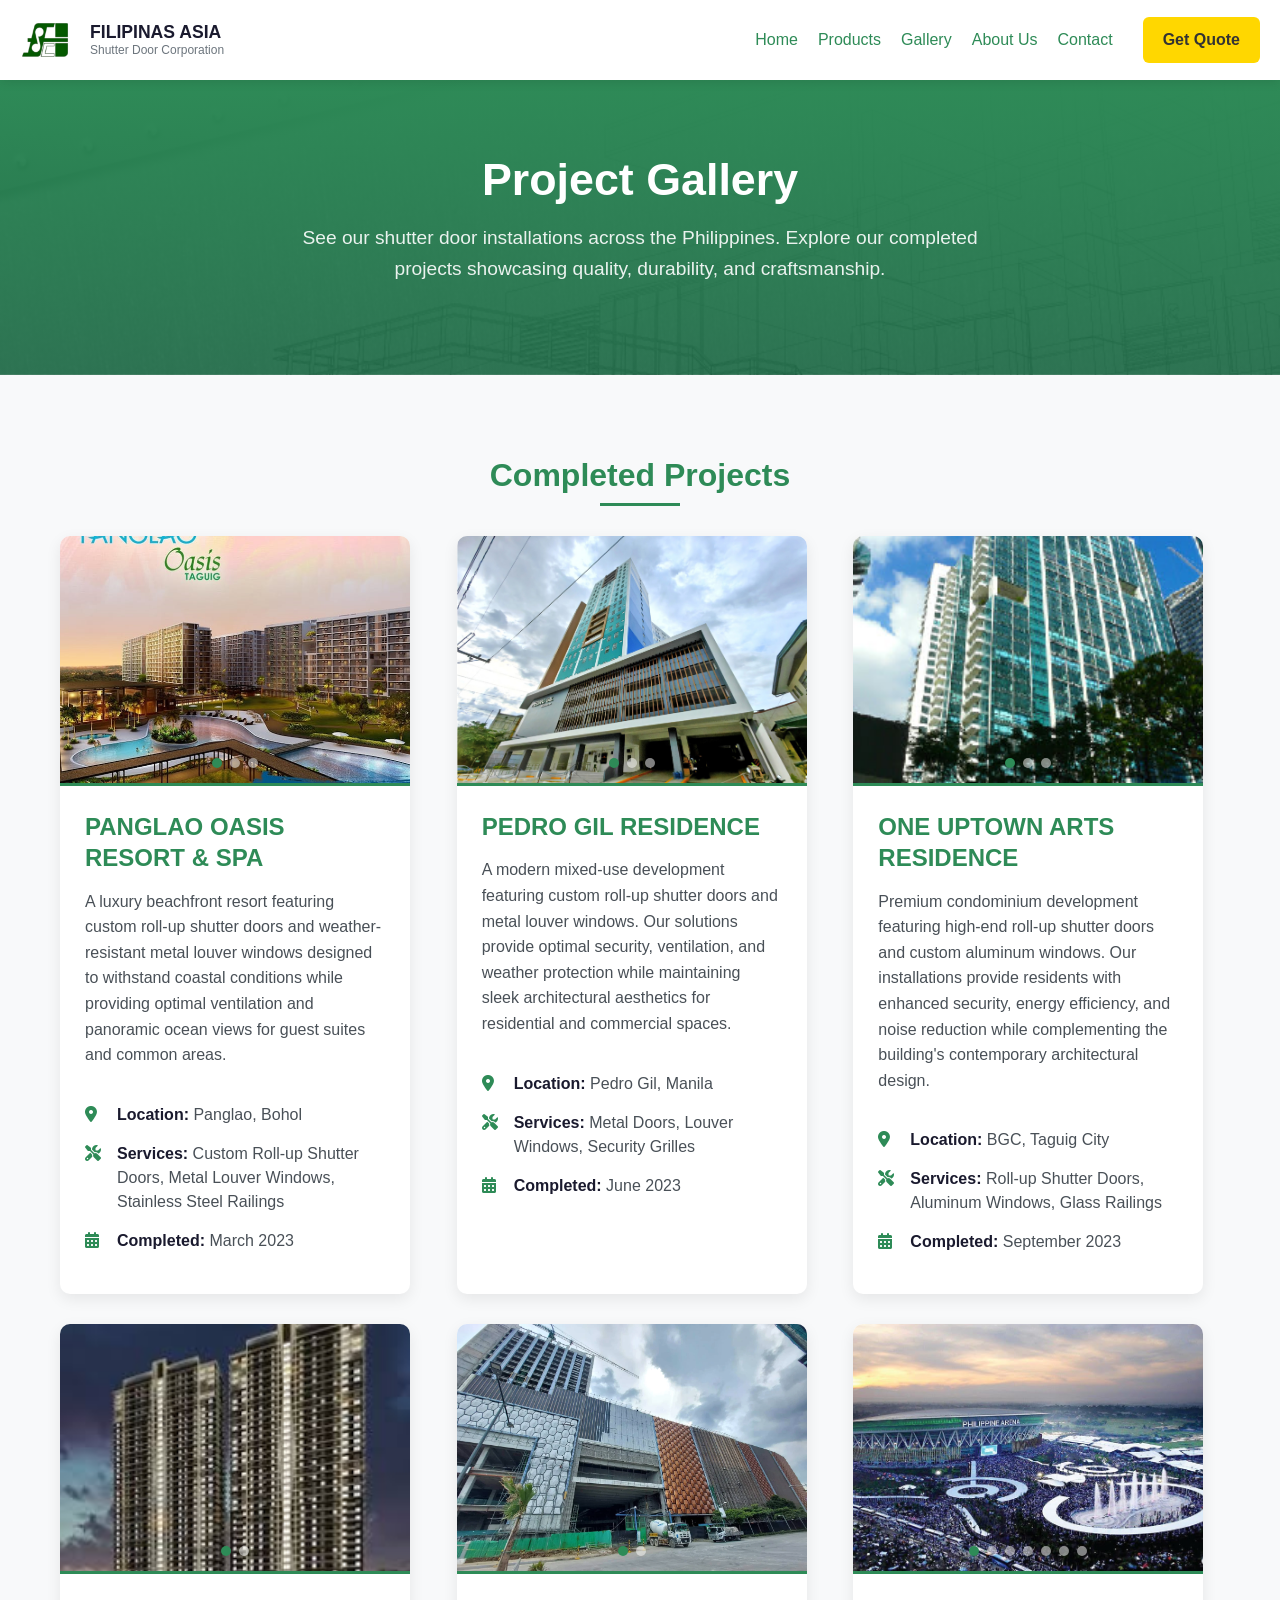
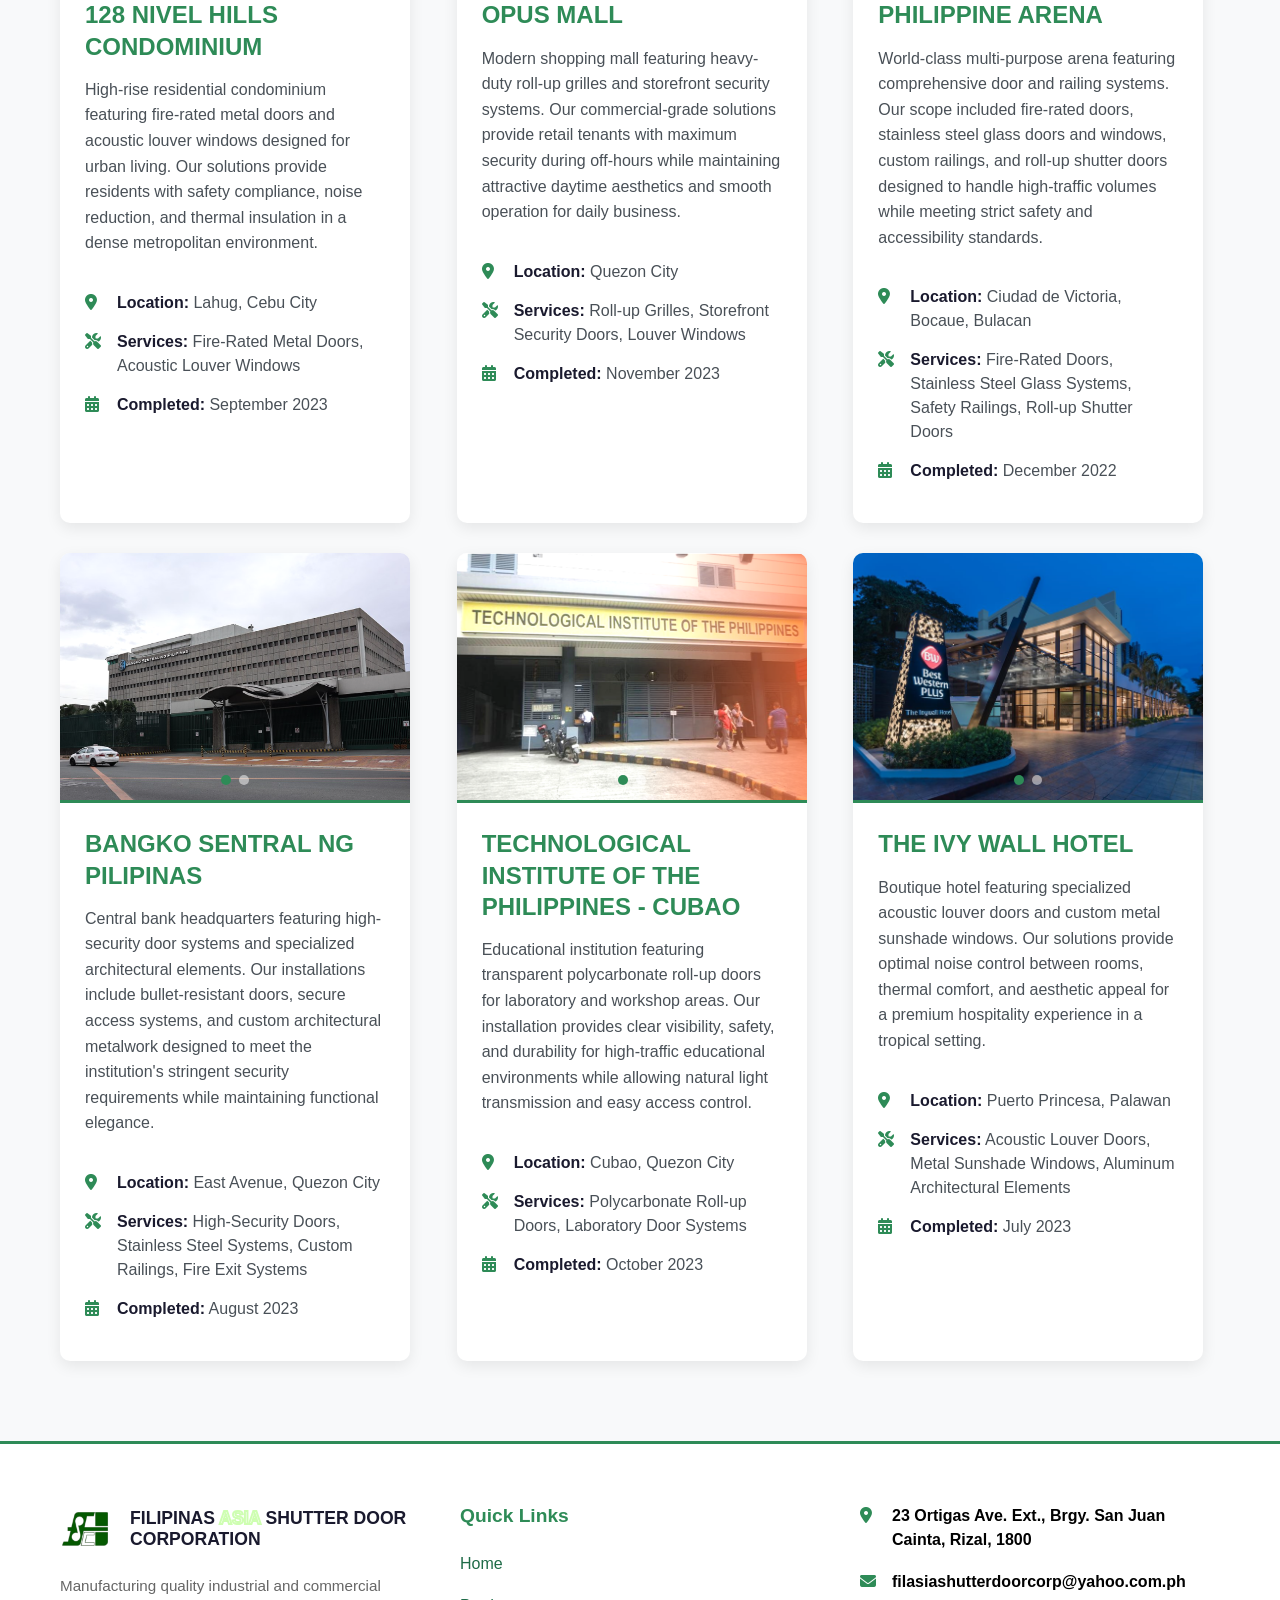
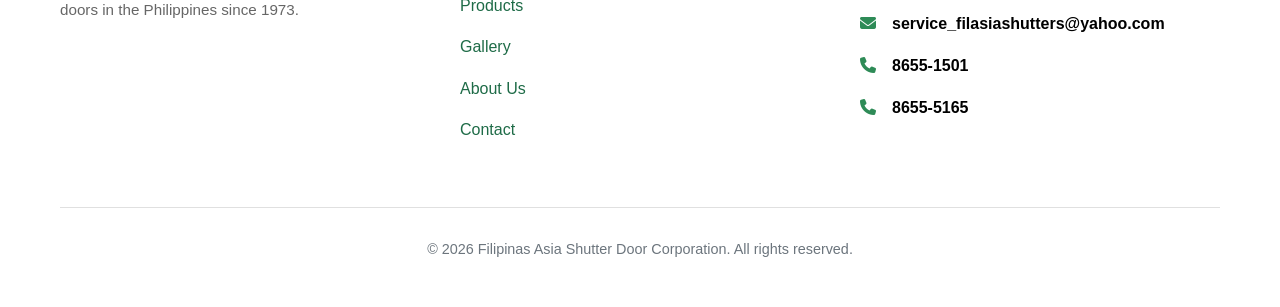
<file: gallery.html>
<!DOCTYPE html>
<html lang="en">
<head>
    <meta charset="UTF-8">
    <meta name="viewport" content="width=device-width, initial-scale=1.0">
    <title>Project Gallery | Fil Shutter</title>
    <link rel="icon" type="image/png" href="Assets/FASDC logo.png">
    <link rel="stylesheet" href="style.css">
    <link rel="stylesheet" href="https://cdnjs.cloudflare.com/ajax/libs/font-awesome/6.4.0/css/all.min.css">
    <style>
            .gallery-hero {
        background: linear-gradient(rgb(46, 139, 87, 1), rgb(30, 107, 71, 0.9)), url('../Assets/header-bg.jpg');
        background-size: cover;
        background-position: center;
        color: white;
        text-align: center;
        padding: 80px 20px 60px;
        margin-top: 70px;
    }
    
    .gallery-hero h1 {
        color: white;
        font-size: 2.8rem;
        margin-bottom: 15px;
    }
    
    .gallery-hero p {
        color: rgba(255, 255, 255, 0.9);
        font-size: 1.2rem;
        max-width: 700px;
        margin: 0 auto 30px;
    }
    
    .gallery-title {
        text-align: center;
        color: #2e8b57;
        font-size: 2rem;
        margin-bottom: 40px;
        position: relative;
    }
    
    .gallery-title::after {
        content: '';
        position: absolute;
        bottom: -10px;
        left: 50%;
        transform: translateX(-50%);
        width: 80px;
        height: 3px;
        background-color: #2e8b57;
    }
    </style>
</head>
<body>
    <!-- Navigation -->
    <header class="header">
        <nav class="navbar">
            <div class="container">
                <a href="index.html" class="logo">
                    <img src="Assets/logo.png" alt="logo" style="height: 50px; width: auto; margin-right: 10px;">
                    <div class="logo-text">
                        <span class="logo-main">FILIPINAS ASIA</span>
                        <span class="logo-sub">Shutter Door Corporation</span>
                    </div>
                </a>
                <div class="nav-toggle" id="navToggle"><i class="fas fa-bars"></i></div>
                <ul class="nav-menu" id="navMenu">
                    <li><a href="index.html">Home</a></li>
                    <li><a href="products.html">Products</a></li>
                    <li><a href="gallery.html" class="active">Gallery</a></li>
                    <li><a href="about.html">About Us</a></li>
                    <li><a href="contact.html">Contact</a></li>
                    <li><a href="contact.html#quote" class="nav-cta btn">Get Quote</a></li>
                </ul>
            </div>
        </nav>
    </header>

    <main>
        <!-- Gallery Hero -->
        <section class="gallery-hero">
            <div class="container">
                <h1>Project Gallery</h1>
                <p>See our shutter door installations across the Philippines. Explore our completed projects showcasing quality, durability, and craftsmanship.</p>
            </div>
        </section>

        <!-- Completed Projects Section -->
        <section class="gallery-section project-highlights">
            <div class="container">
                <h2 class="gallery-title">Completed Projects</h2>          
                    <div class="gallery-grid">
<!-- Project 1 -->
<div class="project-card">
    <div class="project-image">
        <div class="image-track" id="carousel1">    
            <img src="Assets/gallery/panglao.png" alt="Panglao Oasis Living Room">
            <img src="Assets/gallery/panglao1.png" alt="Panglao Oasis Entrance">
            <img src="Assets/gallery/panglao2.png" alt="Panglao Oasis View">
        </div>
        <div class="carousel-nav">
            <div class="carousel-dot active" data-carousel="1" data-slide="0"></div>
            <div class="carousel-dot" data-carousel="1" data-slide="1"></div>
            <div class="carousel-dot" data-carousel="1" data-slide="2"></div>
        </div>
    </div>
    <div class="project-content">
        <h3>PANGLAO OASIS RESORT & SPA</h3>
        <p>A luxury beachfront resort featuring custom roll-up shutter doors and weather-resistant metal louver windows designed to withstand coastal conditions while providing optimal ventilation and panoramic ocean views for guest suites and common areas.</p>
        <div class="project-details">
            <div class="detail">
                <i class="fas fa-map-marker-alt"></i>
                <p><strong>Location:</strong> Panglao, Bohol</p>
            </div>
            <div class="detail">
                <i class="fas fa-tools"></i>
                <p><strong>Services:</strong> Custom Roll-up Shutter Doors, Metal Louver Windows, Stainless Steel Railings</p>
            </div>
            <div class="detail">
                <i class="fas fa-calendar-alt"></i>
                <p><strong>Completed:</strong> March 2023</p>
            </div>
        </div>
    </div>
</div>

<!-- Project 2 -->
<div class="project-card">
    <div class="project-image">
        <div class="image-track" id="carousel2">
            <img src="Assets/gallery/pedrogil .png" alt="Pedrogil Building 1">
            <img src="Assets/gallery/pedrogil1.png" alt="Pedrogil Building 2">
            <img src="Assets/gallery/pedrogil2.png" alt="Pedrogil Building 3">
        </div>
        <div class="carousel-nav">
            <div class="carousel-dot active" data-carousel="2" data-slide="0"></div>
            <div class="carousel-dot" data-carousel="2" data-slide="1"></div>
            <div class="carousel-dot" data-carousel="2" data-slide="2"></div>
        </div>
    </div>
    <div class="project-content">
        <h3>PEDRO GIL RESIDENCE</h3>
        <p>A modern mixed-use development featuring custom roll-up shutter doors and metal louver windows. Our solutions provide optimal security, ventilation, and weather protection while maintaining sleek architectural aesthetics for residential and commercial spaces.</p>
        <div class="project-details">
            <div class="detail">
                <i class="fas fa-map-marker-alt"></i>
                <p><strong>Location:</strong> Pedro Gil, Manila</p>
            </div>
            <div class="detail">
                <i class="fas fa-tools"></i>
                <p><strong>Services:</strong> Metal Doors, Louver Windows, Security Grilles</p>
            </div>
            <div class="detail">
                <i class="fas fa-calendar-alt"></i>
                <p><strong>Completed:</strong> June 2023</p>
            </div>
        </div>
    </div>
</div>

<!-- Project 3 -->
<div class="project-card">
    <div class="project-image">
        <div class="image-track" id="carousel3">
            <img src="Assets/gallery/uptown.png" alt="Uptown 1">
            <img src="Assets/gallery/uptown1.png" alt="Uptown 2">
            <img src="Assets/gallery/uptown2.png" alt="Uptown 3">
        </div>
        <div class="carousel-nav">
            <div class="carousel-dot active" data-carousel="3" data-slide="0"></div>
            <div class="carousel-dot" data-carousel="3" data-slide="1"></div>
            <div class="carousel-dot" data-carousel="3" data-slide="2"></div>
        </div>
    </div>
    <div class="project-content">
        <h3>ONE UPTOWN ARTS RESIDENCE</h3>
        <p>Premium condominium development featuring high-end roll-up shutter doors and custom aluminum windows. Our installations provide residents with enhanced security, energy efficiency, and noise reduction while complementing the building's contemporary architectural design.</p>
        <div class="project-details">
            <div class="detail">
                <i class="fas fa-map-marker-alt"></i>
                <p><strong>Location:</strong> BGC, Taguig City</p>
            </div>
            <div class="detail">
                <i class="fas fa-tools"></i>
                <p><strong>Services:</strong> Roll-up Shutter Doors, Aluminum Windows, Glass Railings</p>
            </div>
            <div class="detail">
                <i class="fas fa-calendar-alt"></i>
                <p><strong>Completed:</strong> September 2023</p>
            </div>
        </div>
    </div>
</div>

<!-- Project 4 -->
<div class="project-card">
    <div class="project-image">
        <div class="image-track" id="carousel4">
            <img src="Assets/gallery/nivel.png" alt="Nivel Hills Condo 1">
            <img src="Assets/gallery/nivel1.png" alt="Nivel Hills Condo 2">
        </div>
        <div class="carousel-nav">
            <div class="carousel-dot active" data-carousel="4" data-slide="0"></div>
            <div class="carousel-dot" data-carousel="4" data-slide="1"></div>
        </div>
    </div>
    <div class="project-content">
        <h3>128 NIVEL HILLS CONDOMINIUM</h3>
        <p>High-rise residential condominium featuring fire-rated metal doors and acoustic louver windows designed for urban living. Our solutions provide residents with safety compliance, noise reduction, and thermal insulation in a dense metropolitan environment.</p>
        <div class="project-details">
            <div class="detail">
                <i class="fas fa-map-marker-alt"></i>
                <p><strong>Location:</strong> Lahug, Cebu City</p>
            </div>
            <div class="detail">
                <i class="fas fa-tools"></i>
                <p><strong>Services:</strong> Fire-Rated Metal Doors, Acoustic Louver Windows</p>
            </div>
            <div class="detail">
                <i class="fas fa-calendar-alt"></i>
                <p><strong>Completed:</strong> September 2023</p>
            </div>
        </div>
    </div>
</div>

<!-- Project 5 -->
<div class="project-card">
    <div class="project-image">
        <div class="image-track" id="carousel5">
            <img src="Assets/gallery/opus.png" alt="Opus Mall Entrance">
            <img src="Assets/gallery/opus1.jpg" alt="Opus Mall Interior">
        </div>
        <div class="carousel-nav">
            <div class="carousel-dot active" data-carousel="5" data-slide="0"></div>
            <div class="carousel-dot" data-carousel="5" data-slide="1"></div>
        </div>
    </div>
    <div class="project-content">
        <h3>OPUS MALL</h3>
        <p>Modern shopping mall featuring heavy-duty roll-up grilles and storefront security systems. Our commercial-grade solutions provide retail tenants with maximum security during off-hours while maintaining attractive daytime aesthetics and smooth operation for daily business.</p>
        <div class="project-details">
            <div class="detail">
                <i class="fas fa-map-marker-alt"></i>
                <p><strong>Location:</strong> Quezon City</p>
            </div>
            <div class="detail">
                <i class="fas fa-tools"></i>
                <p><strong>Services:</strong> Roll-up Grilles, Storefront Security Doors, Louver Windows</p>
            </div>
            <div class="detail">
                <i class="fas fa-calendar-alt"></i>
                <p><strong>Completed:</strong> November 2023</p>
            </div>
        </div>
    </div>
</div>

<!-- Project 6 -->
<div class="project-card">
    <div class="project-image">
        <div class="image-track" id="carousel6">
            <img src="Assets/gallery/pharena2.png" alt="PH Arena Exterior">
            <img src="Assets/gallery/pharena5.png" alt="PH Arena Entrance Doors">
            <img src="Assets/gallery/pharena.png" alt="PH Arena Staircase">
            <img src="Assets/gallery/pharena1.png" alt="PH Arena Glass Balustrade">
            <img src="Assets/gallery/pharena3.png" alt="PH Arena Viewing Area">
            <img src="Assets/gallery/pharena4.png" alt="PH Arena Metal Railings">
            <img src="Assets/gallery/pharena7.png" alt="PH Arena Service Doors">
        </div>
        <div class="carousel-nav">
            <div class="carousel-dot active" data-carousel="6" data-slide="0"></div>
            <div class="carousel-dot" data-carousel="6" data-slide="1"></div>
            <div class="carousel-dot" data-carousel="6" data-slide="2"></div>
            <div class="carousel-dot" data-carousel="6" data-slide="3"></div>
            <div class="carousel-dot" data-carousel="6" data-slide="4"></div>
            <div class="carousel-dot" data-carousel="6" data-slide="5"></div>
            <div class="carousel-dot" data-carousel="6" data-slide="6"></div>
        </div>
    </div>
    <div class="project-content">
        <h3>PHILIPPINE ARENA</h3>
        <p>World-class multi-purpose arena featuring comprehensive door and railing systems. Our scope included fire-rated doors, stainless steel glass doors and windows, custom railings, and roll-up shutter doors designed to handle high-traffic volumes while meeting strict safety and accessibility standards.</p>
        <div class="project-details">
            <div class="detail">
                <i class="fas fa-map-marker-alt"></i>
                <p><strong>Location:</strong> Ciudad de Victoria, Bocaue, Bulacan</p>
            </div>
            <div class="detail">
                <i class="fas fa-tools"></i>
                <p><strong>Services:</strong> Fire-Rated Doors, Stainless Steel Glass Systems, Safety Railings, Roll-up Shutter Doors</p>
            </div>
            <div class="detail">
                <i class="fas fa-calendar-alt"></i>
                <p><strong>Completed:</strong> December 2022</p>
            </div>
        </div>
    </div>
</div>

<!-- Project 7 -->
<div class="project-card">
    <div class="project-image">
        <div class="image-track" id="carousel7">
            <img src="Assets/gallery/bangkosentral.png" alt="Bangko Sentral Main Entrance">
            <img src="Assets/gallery/bangkosentral1.png" alt="Bangko Sentral Security Doors">
        </div>
        <div class="carousel-nav">
            <div class="carousel-dot active" data-carousel="7" data-slide="0"></div>
            <div class="carousel-dot" data-carousel="7" data-slide="1"></div>
        </div>
    </div>
    <div class="project-content">
        <h3>BANGKO SENTRAL NG PILIPINAS</h3>
        <p>Central bank headquarters featuring high-security door systems and specialized architectural elements. Our installations include bullet-resistant doors, secure access systems, and custom architectural metalwork designed to meet the institution's stringent security requirements while maintaining functional elegance.</p>
        <div class="project-details">
            <div class="detail">
                <i class="fas fa-map-marker-alt"></i>
                <p><strong>Location:</strong> East Avenue, Quezon City</p>
            </div>
            <div class="detail">
                <i class="fas fa-tools"></i>
                <p><strong>Services:</strong> High-Security Doors, Stainless Steel Systems, Custom Railings, Fire Exit Systems</p>
            </div>
            <div class="detail">
                <i class="fas fa-calendar-alt"></i>
                <p><strong>Completed:</strong> August 2023</p>
            </div>
        </div>
    </div>
</div>

<!-- Project 8 -->
<div class="project-card">
    <div class="project-image">
        <div class="image-track" id="carousel8">
            <img src="Assets/gallery/tipcubao.png" alt="TIP Cubao Building">
            <img src="Assets/gallery/tipcubao1.png" alt="TIP Cubao Polycarbonate Door">
        </div>
        <div class="carousel-nav">
            <div class="carousel-dot active" data-carousel="8" data-slide="0"></div>
            <div class="carousel-dot" data-carousel="8" data-slide="1"></div>
        </div>
    </div>
    <div class="project-content">
        <h3>TECHNOLOGICAL INSTITUTE OF THE PHILIPPINES - CUBAO</h3>
        <p>Educational institution featuring transparent polycarbonate roll-up doors for laboratory and workshop areas. Our installation provides clear visibility, safety, and durability for high-traffic educational environments while allowing natural light transmission and easy access control.</p>
        <div class="project-details">
            <div class="detail">
                <i class="fas fa-map-marker-alt"></i>
                <p><strong>Location:</strong> Cubao, Quezon City</p>
            </div>
            <div class="detail">
                <i class="fas fa-tools"></i>
                <p><strong>Services:</strong> Polycarbonate Roll-up Doors, Laboratory Door Systems</p>
            </div>
            <div class="detail">
                <i class="fas fa-calendar-alt"></i>
                <p><strong>Completed:</strong> October 2023</p>
            </div>
        </div>
    </div>
</div>

<!-- Project 9 -->
<div class="project-card">
    <div class="project-image">
        <div class="image-track" id="carousel9">
            <img src="Assets/gallery/ivyhotel.png" alt="Ivy Hotel Exterior">
            <img src="Assets/gallery/ivyhotel1.png" alt="Ivy Hotel Interior">
        </div>
        <div class="carousel-nav">
            <div class="carousel-dot active" data-carousel="9" data-slide="0"></div>
            <div class="carousel-dot" data-carousel="9" data-slide="1"></div>
        </div>
    </div>
    <div class="project-content">
        <h3>THE IVY WALL HOTEL</h3>
        <p>Boutique hotel featuring specialized acoustic louver doors and custom metal sunshade windows. Our solutions provide optimal noise control between rooms, thermal comfort, and aesthetic appeal for a premium hospitality experience in a tropical setting.</p>
        <div class="project-details">
            <div class="detail">
                <i class="fas fa-map-marker-alt"></i>
                <p><strong>Location:</strong> Puerto Princesa, Palawan</p>
            </div>
            <div class="detail">
                <i class="fas fa-tools"></i>
                <p><strong>Services:</strong> Acoustic Louver Doors, Metal Sunshade Windows, Aluminum Architectural Elements</p>
            </div>
            <div class="detail">
                <i class="fas fa-calendar-alt"></i>
                <p><strong>Completed:</strong> July 2023</p>
            </div>
        </div>
    </div>
</div>

        </section>
    </main>

    <!-- Footer -->
    <footer class="footer">
        <div class="container">
            <div class="footer-content">
                <div class="footer-about">
                    <a class="logo">
                        <img src="Assets/logo.png" alt="logo" style="height: 50px; width: auto; margin-right: 10px;">
                        <div class="logo-text">
                            <span class="logo-main">FILIPINAS <span class="outlined-text">ASIA</span> SHUTTER DOOR CORPORATION</span>
                        </div>
                    </a>
                    <p>Manufacturing quality industrial and commercial doors in the Philippines since 1973.</p>
                </div>
                <div class="footer-links">
                    <h4>Quick Links</h4>
                    <ul>
                        <li><a href="index.html">Home</a></li>
                        <li><a href="products.html">Products</a></li>
                        <li><a href="gallery.html">Gallery</a></li>
                        <li><a href="about.html">About Us</a></li>
                        <li><a href="contact.html">Contact</a></li>
                    </ul>
                </div>
                <div class="footer-contact">
                    <p><i class="fas fa-map-marker-alt"></i> 
                        <a href="https://maps.app.goo.gl/1oWoqXr9N194UMi5A" target="_blank" rel="noopener noreferrer">
                            <strong>23 Ortigas Ave. Ext., Brgy. San Juan Cainta, Rizal, 1800</strong>
                        </a>
                    </p>
                    <p><i class="fas fa-envelope"></i> 
                        <a href="mailto:filasiashutterdoorcorp@yahoo.com.ph?subject=Inquiry%20from%20Website&body=Hello%20Filipinas%20Asia%20Shutter%20Door%20Corp.,%0A%0AI%20would%20like%20to%20inquire%20about%20your%20products/services.">
                            <strong>filasiashutterdoorcorp@yahoo.com.ph</strong>
                        </a>
                    </p>
                    <p><i class="fas fa-envelope"></i> 
                        <a href="mailto:service_filasiashutters@yahoo.com?subject=Inquiry%20from%20Website&body=Hello%20Filipinas%20Asia%20Shutter%20Door%20Corp.,%0A%0AI%20would%20like%20to%20inquire%20about%20your%20products/services.">
                            <strong>service_filasiashutters@yahoo.com</strong>
                        </a>
                    </p>
                    <p><i class="fas fa-phone"></i> <strong>8655-1501</strong></p>
                    <p><i class="fas fa-phone"></i> <strong>8655-5165</strong></p>
                </div>
            </div>
            <div class="footer-bottom">
                <p>&copy; <span id="currentYear"></span> Filipinas Asia Shutter Door Corporation. All rights reserved.</p>
            </div>
        </div>
    </footer>

    <script src="main.js"></script>
</body>
</html>
</file>
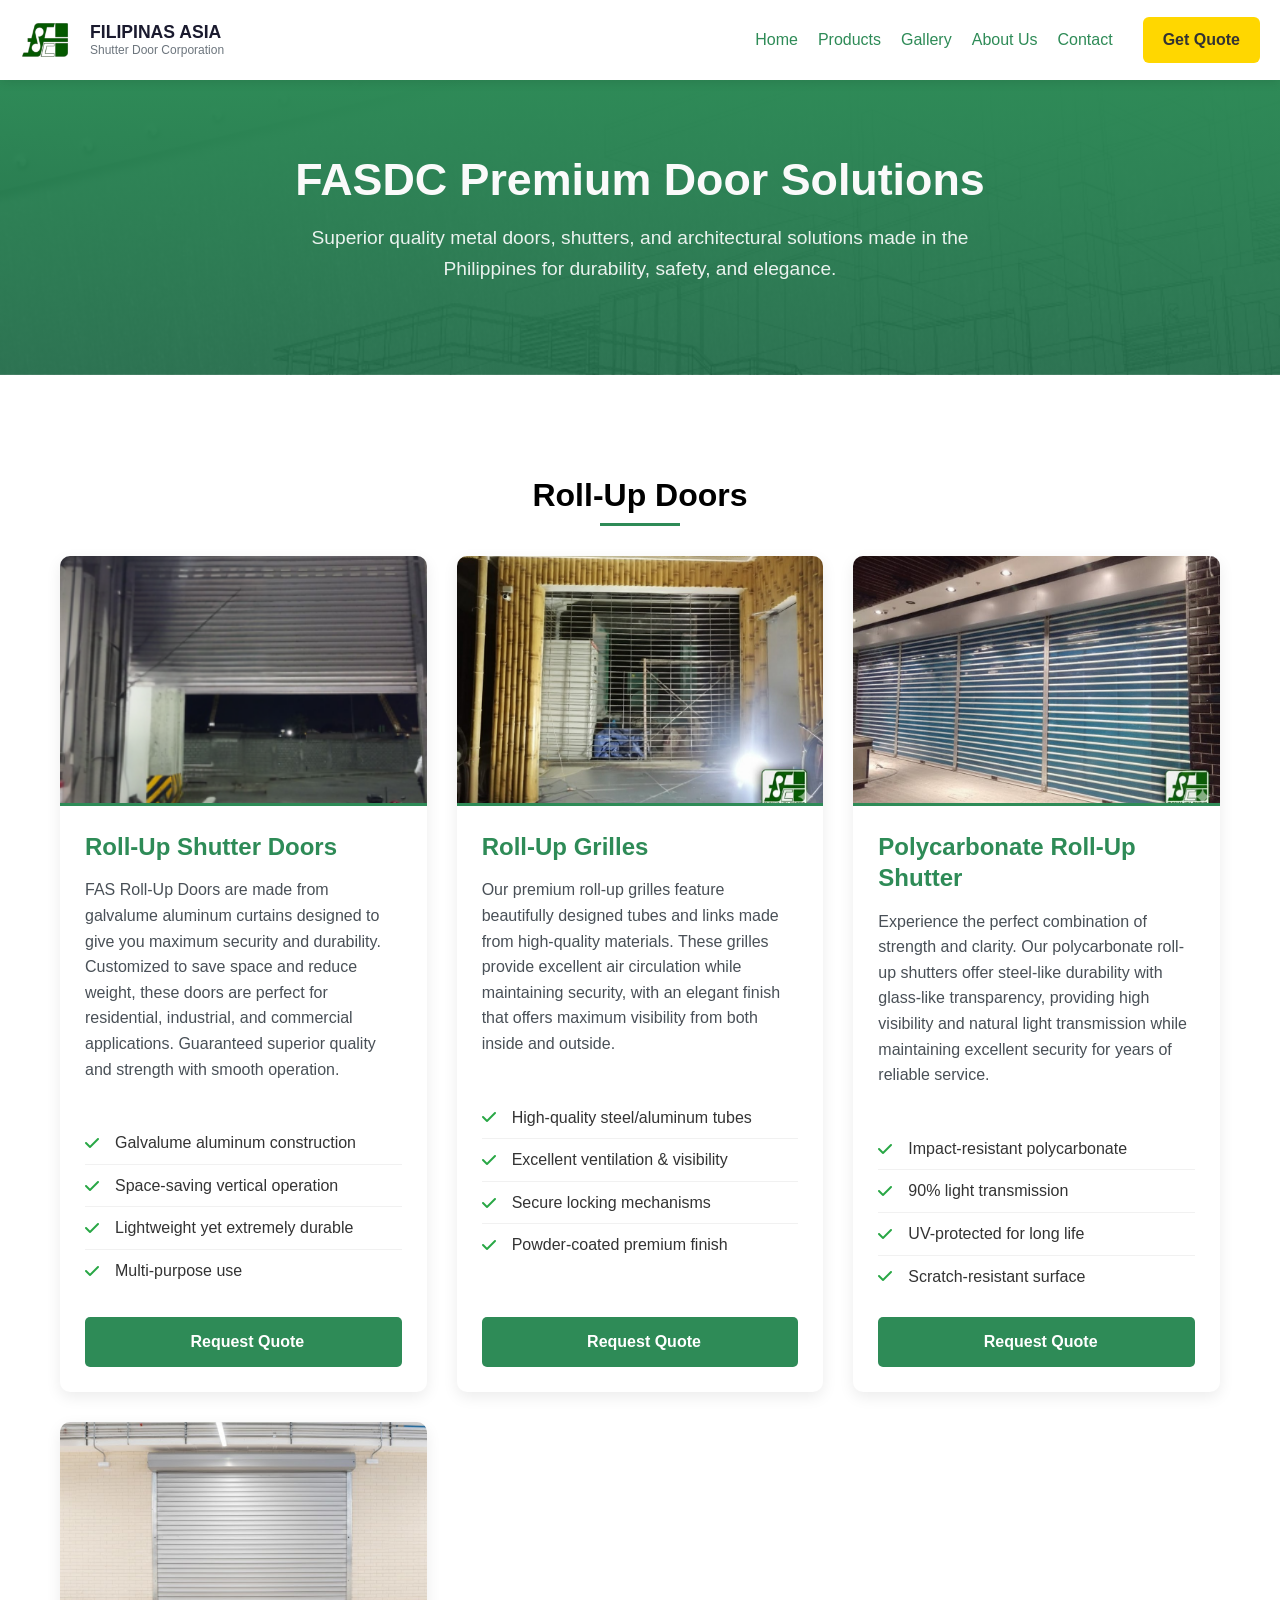
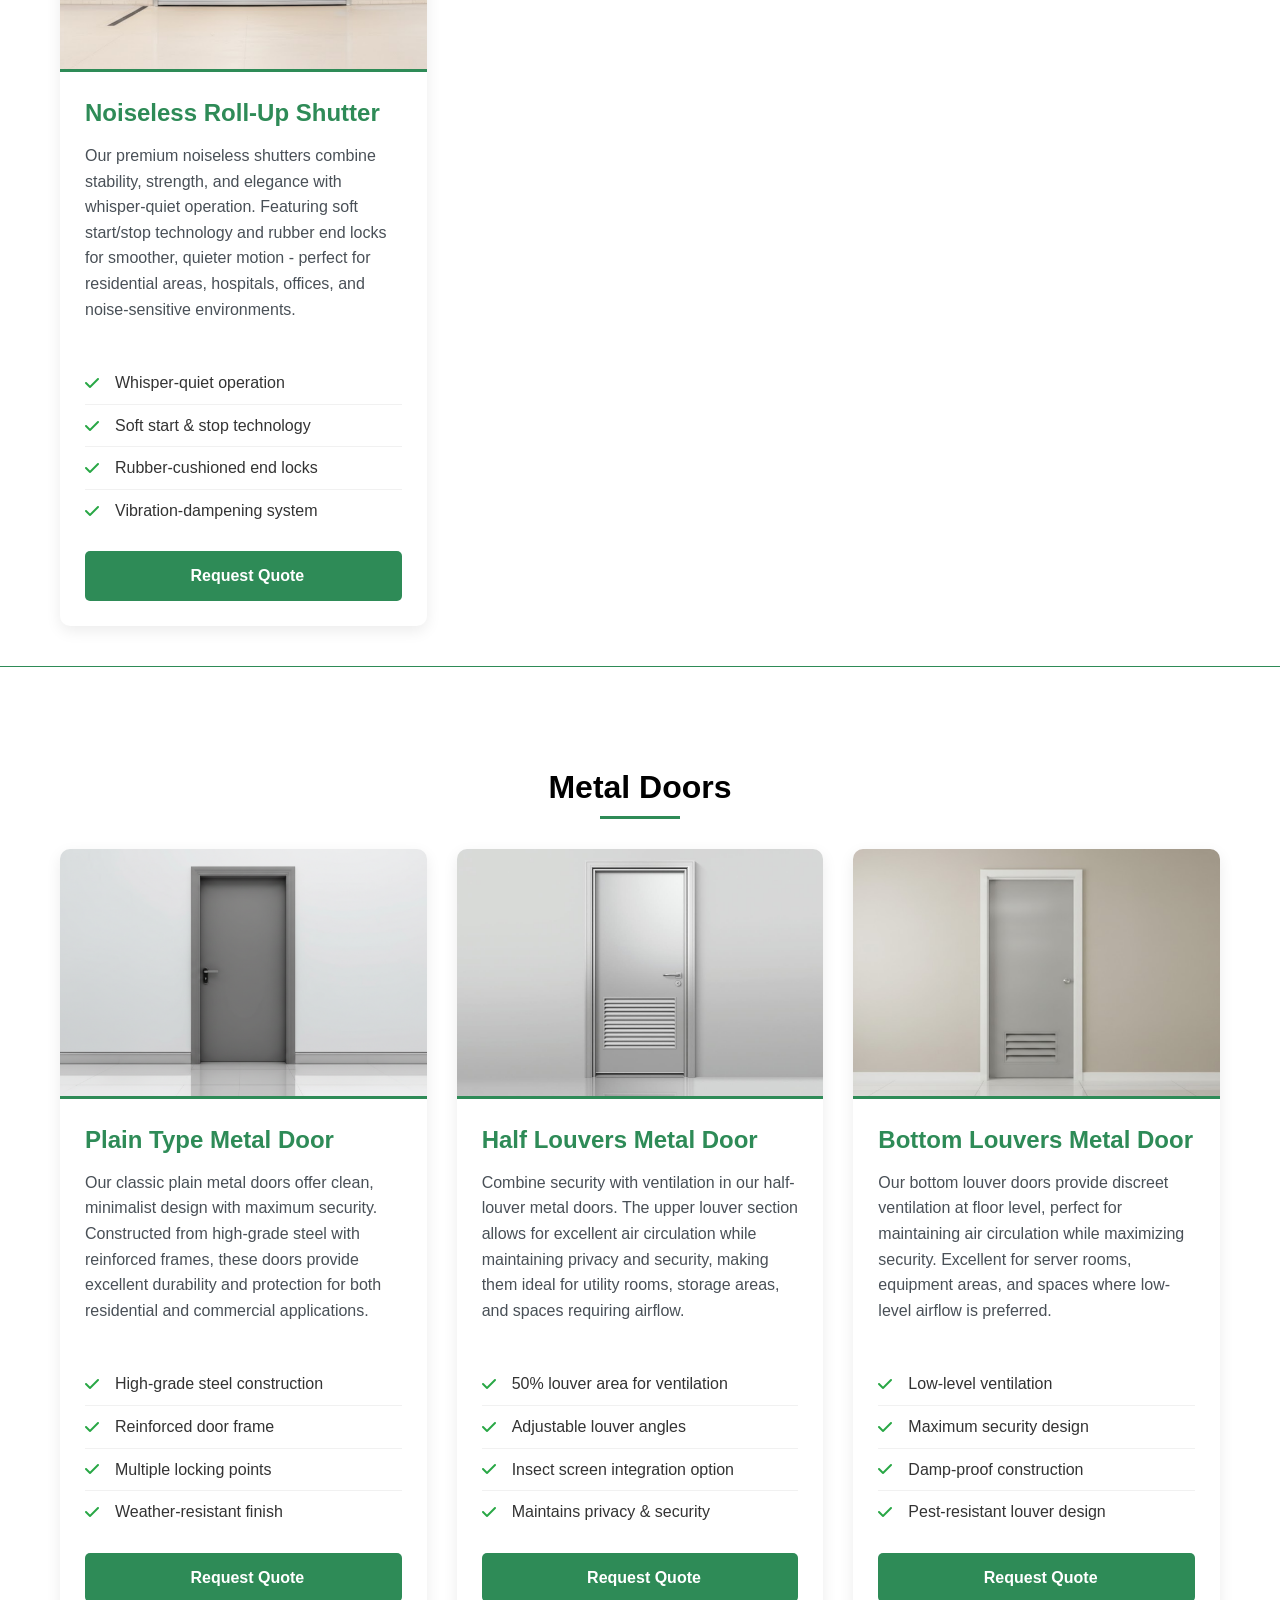
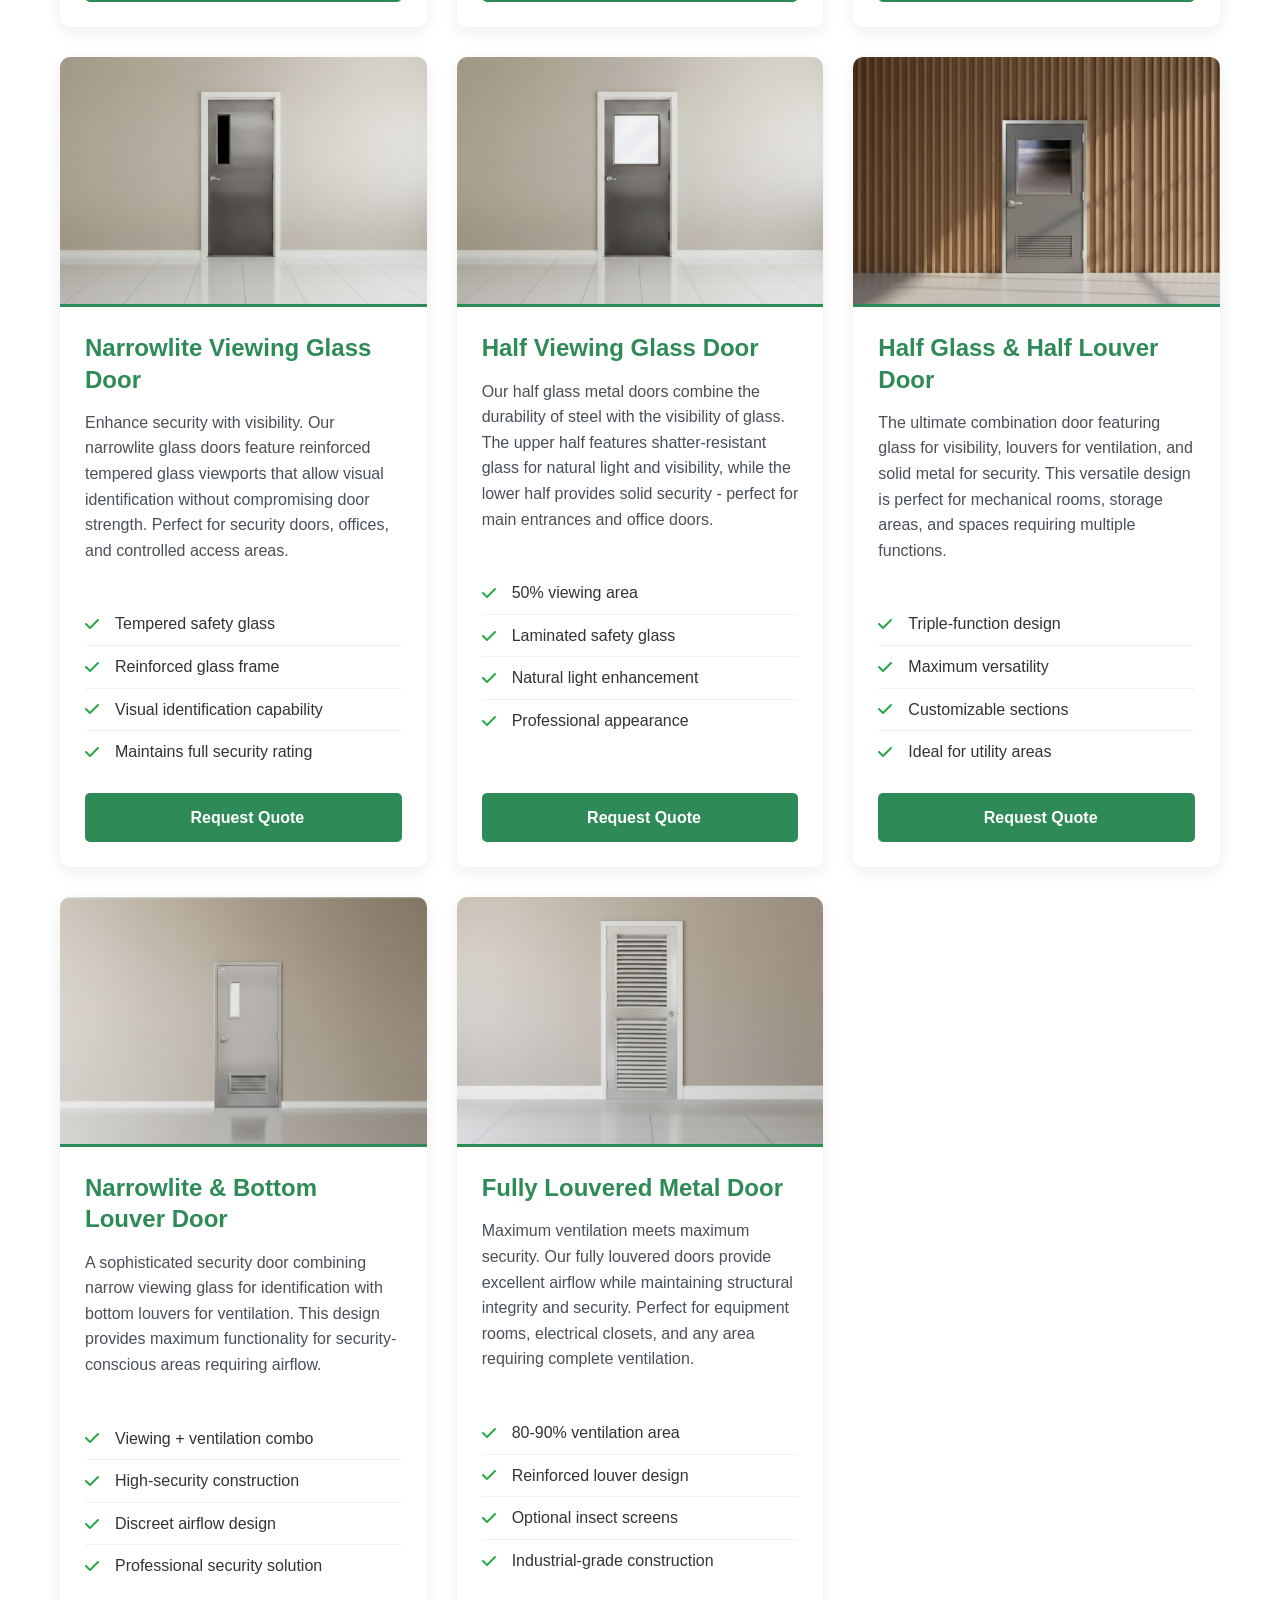
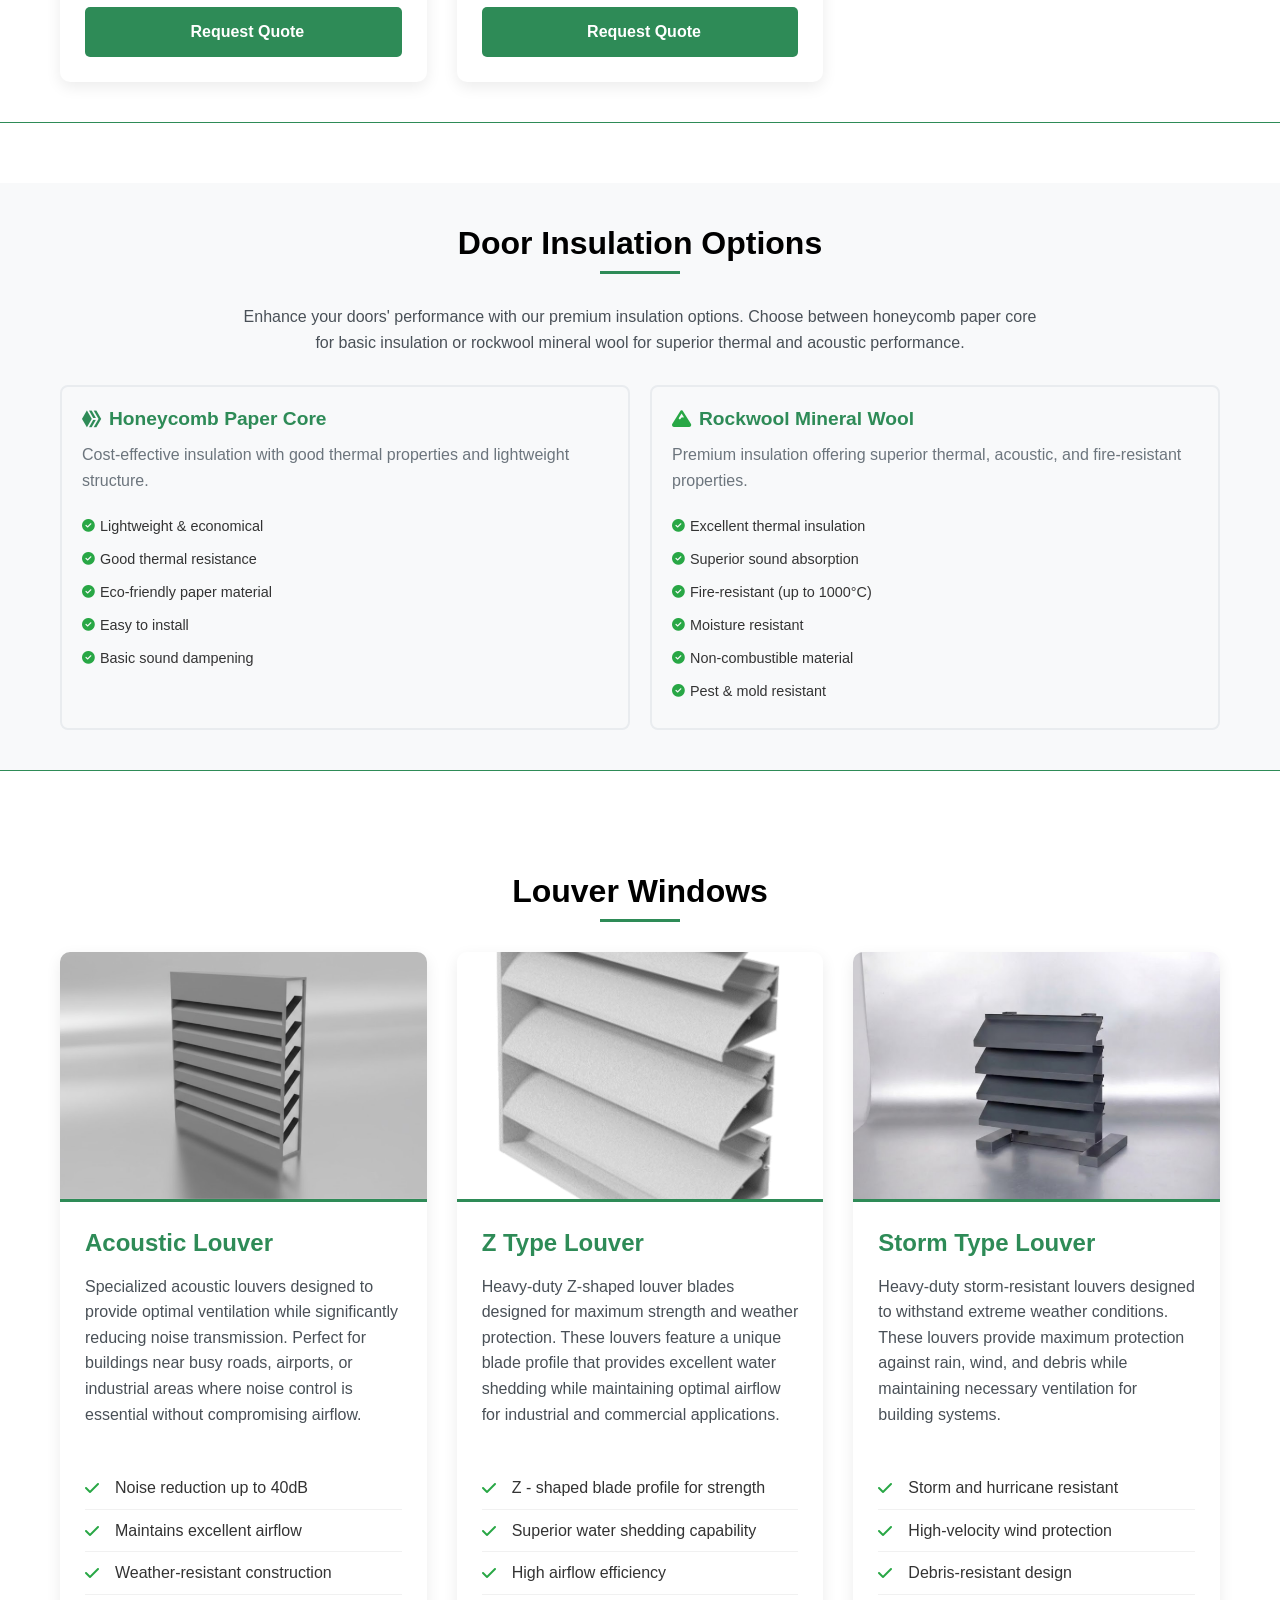
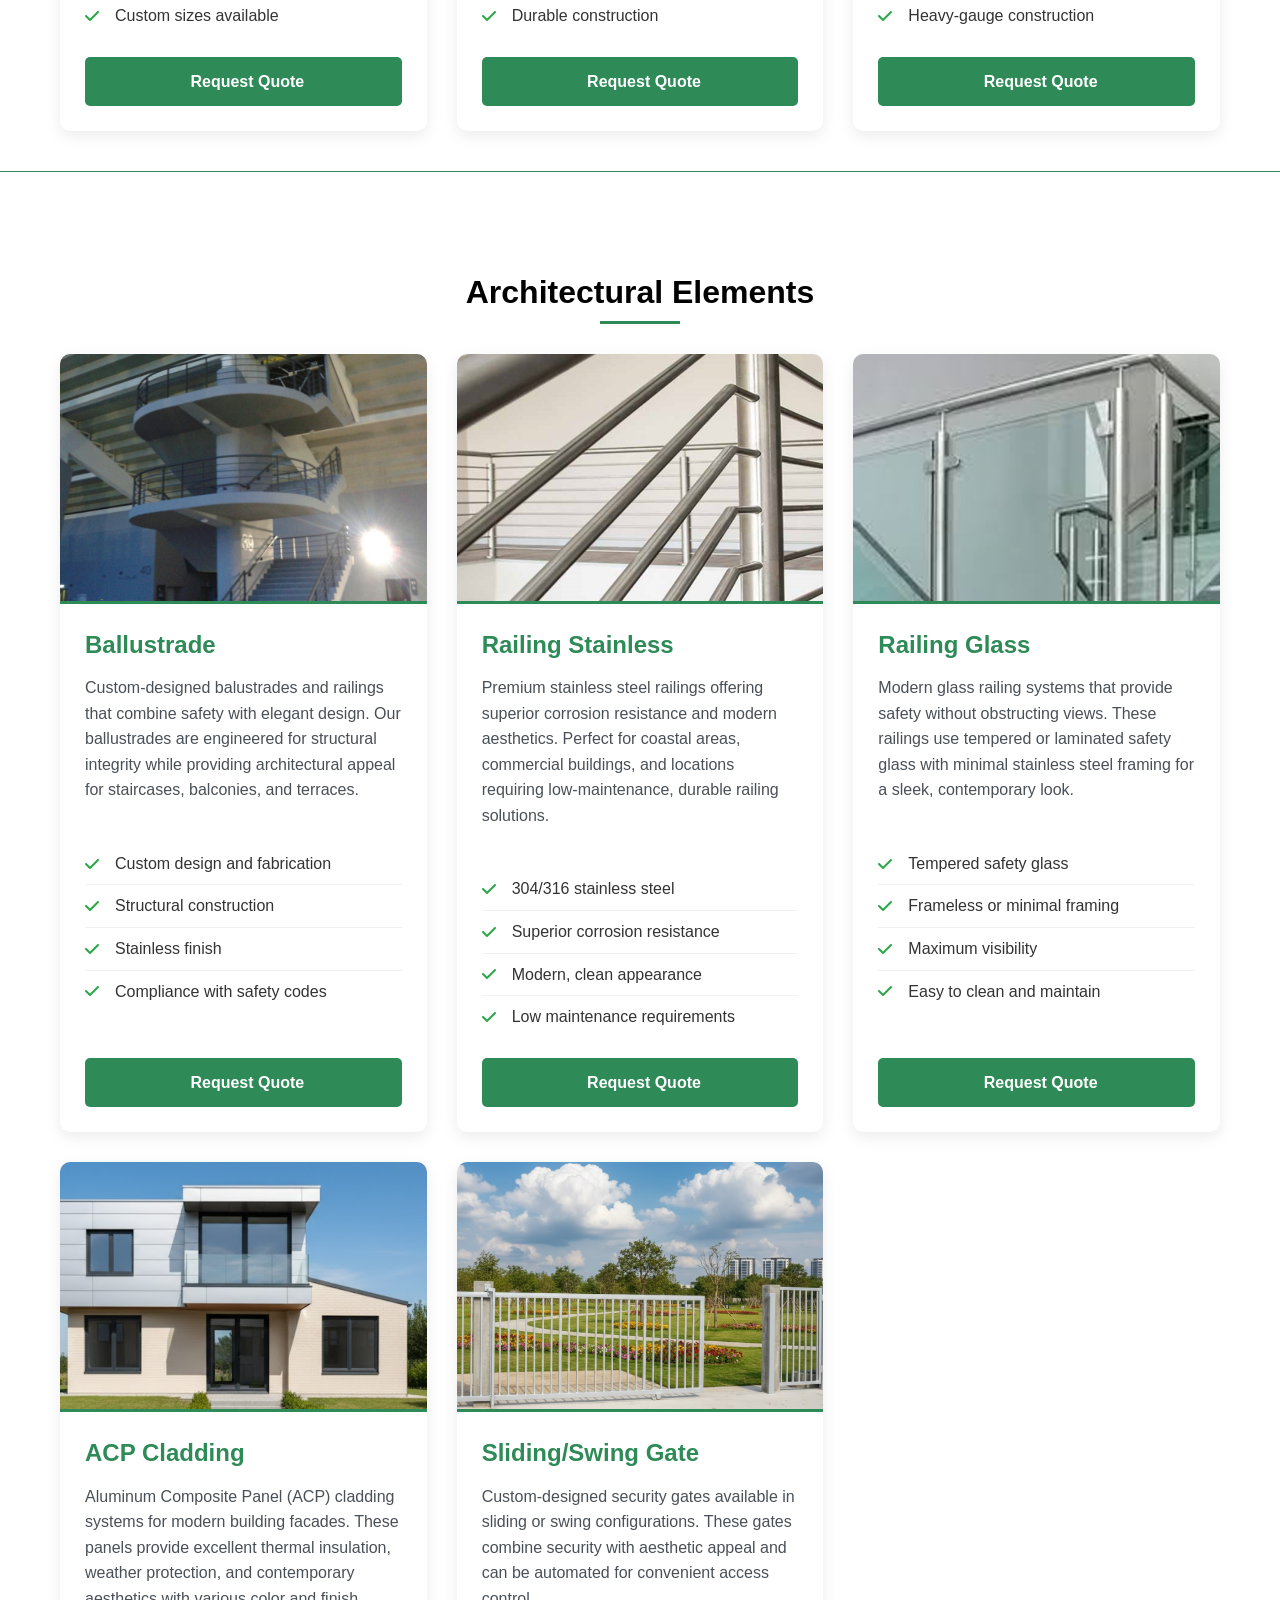
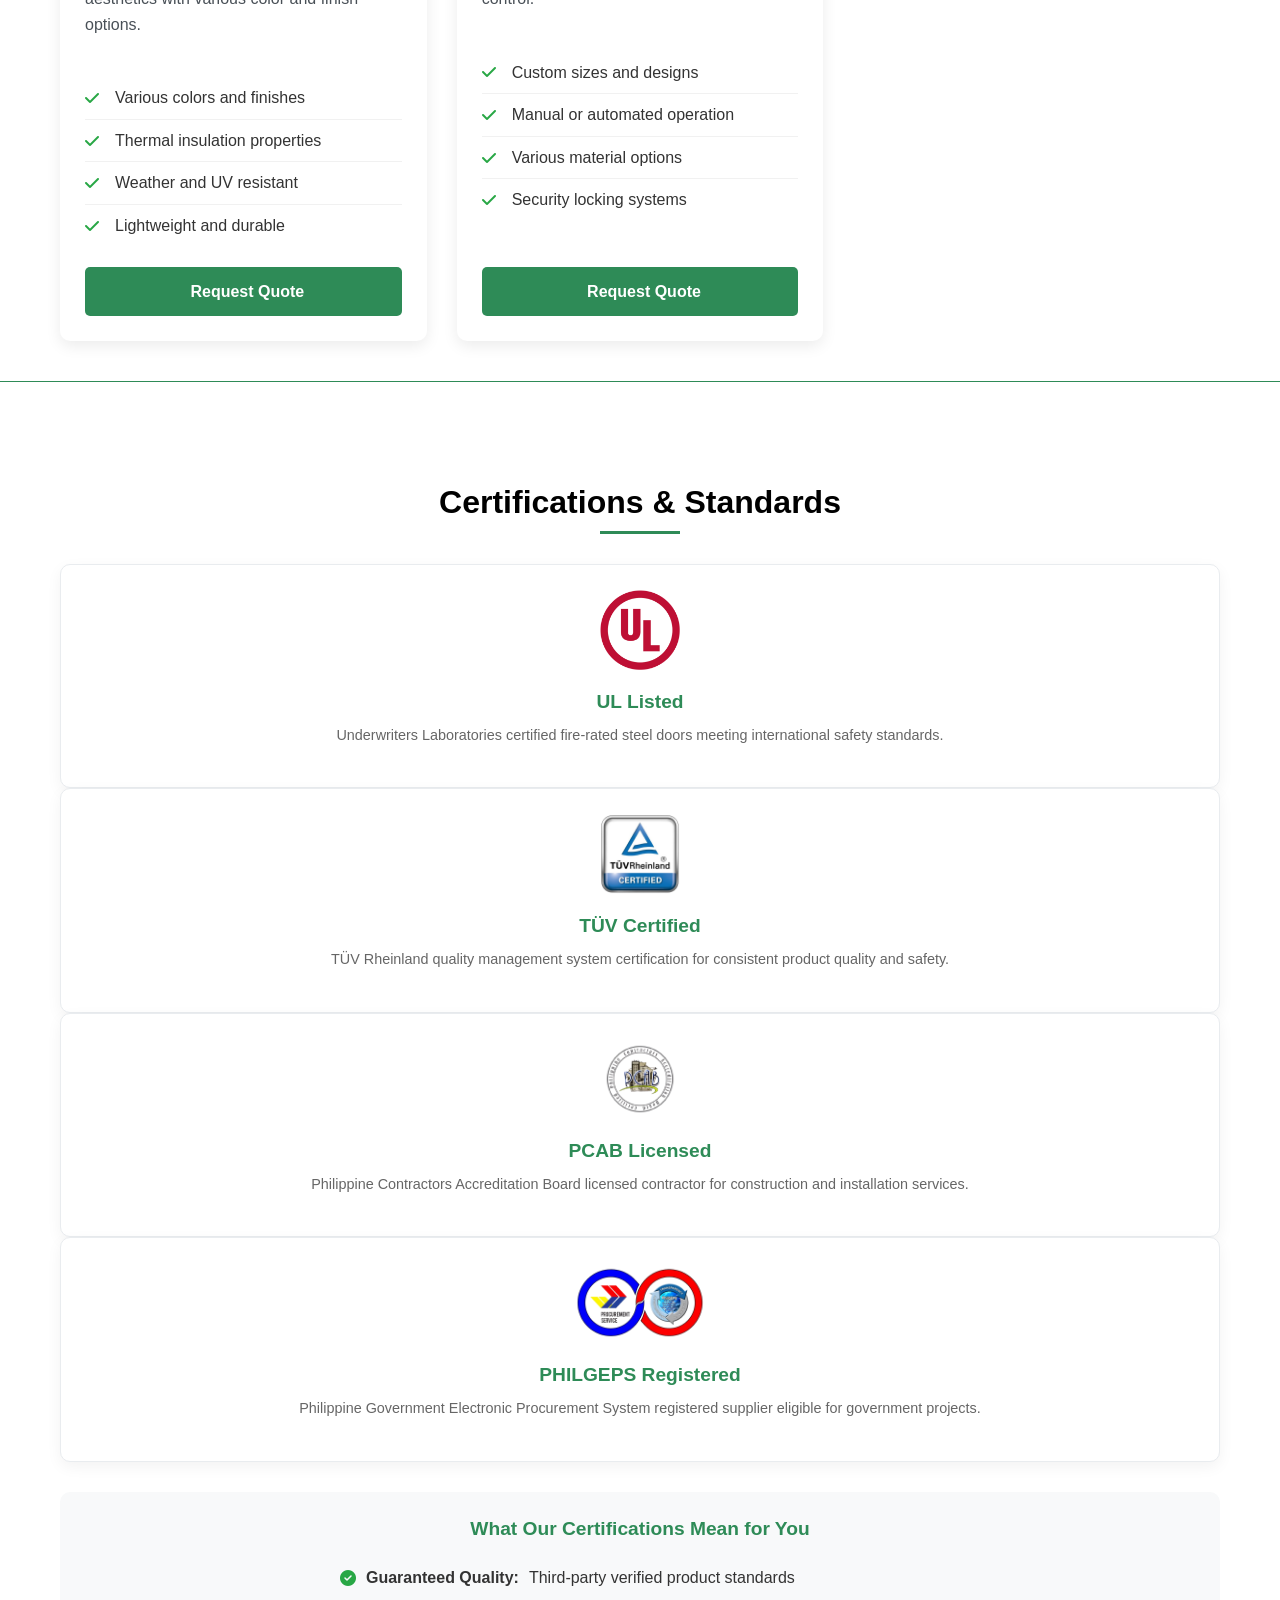
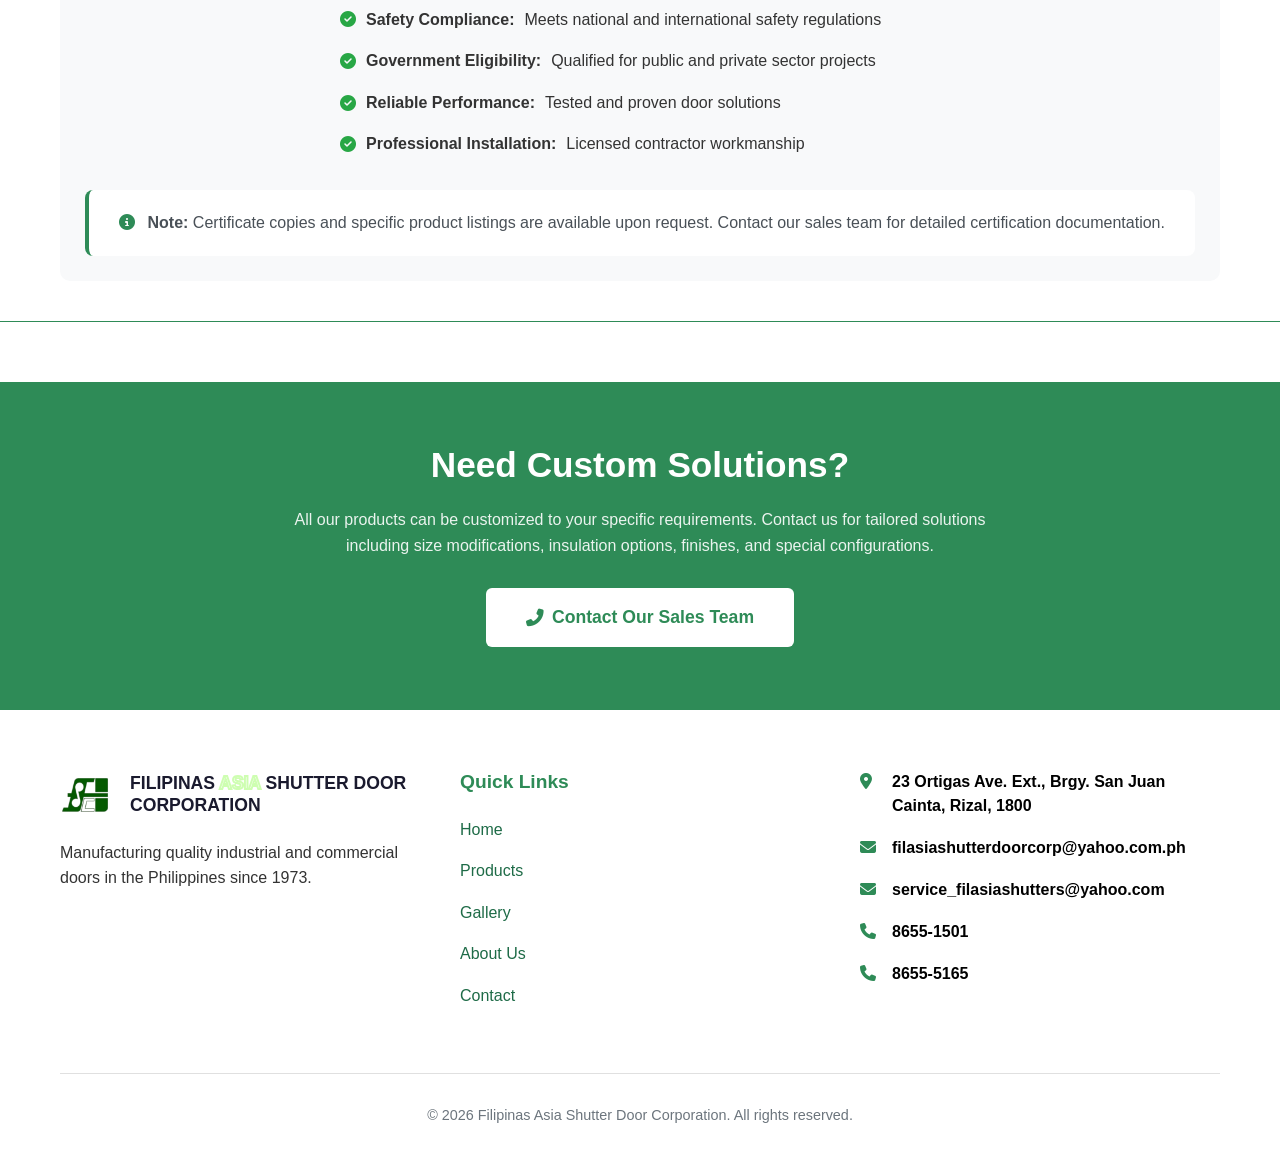
<file: products.html>
<!DOCTYPE html>
<html lang="en">
<head>
    <meta charset="UTF-8">
    <meta name="viewport" content="width=device-width, initial-scale=1.0">
    <title>Our Products | Fil Shutter</title>
        <link rel="icon" type="image/png" href="Assets/FASDC logo.png">
    <link rel="stylesheet" href="style.css">
    <link rel="stylesheet" href="https://cdnjs.cloudflare.com/ajax/libs/font-awesome/6.4.0/css/all.min.css">
    <style>
        .product-hero {
            background: linear-gradient(rgb(46, 139, 87, 1), rgb(30, 107, 71, 0.9)), url('../Assets/header-bg.jpg');
            background-size: cover;
            background-position: center;
            color: rgb(255, 255, 255);
            text-align: center;
            padding: 80px 20px 60px;
            margin-top: 70px;
        }
        
        .product-hero h1 {
            color: rgb(250, 250, 250);
            font-size: 2.8rem;
            margin-bottom: 15px;
        }
        
        .product-hero p {
            color: rgba(255, 255, 255, 0.9);
            font-size: 1.2rem;
            max-width: 700px;
            margin: 0 auto 30px;
        }
        
        .product-category {
            margin: 60px 0;
            padding: 40px 0;
            border-bottom: 1px solid #2e8b57;
        }
        
        .product-category:last-child {
            border-bottom: none;
        }
        
        .category-title {
            text-align: center;
            color: black;
            font-size: 2rem;
            margin-bottom: 40px;
            position: relative;
        }
        
        .category-title::after {
            content: '';
            position: absolute;
            bottom: -10px;
            left: 50%;
            transform: translateX(-50%);
            width: 80px;
            height: 3px;
            background-color: #2e8b57;
        }
        
        .products-grid {
            display: grid;
            grid-template-columns: repeat(auto-fit, minmax(350px, 1fr));
            gap: 30px;
            margin-top: 30px;
        }
        
        .product-card {
            background: #ffffff;
            border-radius: 10px;
            overflow: hidden;
            box-shadow: 0 5px 15px rgba(0, 0, 0, 0.08);
            transition: transform 0.3s ease, box-shadow 0.3s ease;
        }
        
        .product-card:hover {
            transform: translateY(-5px);
            box-shadow: 0 10px 25px #2e8b57;
        }
        
        .product-image {
            height: 250px;
            background: #000000;
            display: flex;
            align-items: center;
            justify-content: center;
            border-bottom: 3px solid #2e8b57;
        }
        
        .product-image img {
            width: 100%;
            height: 100%;
            object-fit: cover;
        }
        
        .insulation-options {
            display: flex;
            gap: 20px;
            margin-top: 20px;
            flex-wrap: wrap;
        }
        
        .insulation-card {
            flex: 1;
            min-width: 200px;
            background: #f8f9fa;
            border-radius: 8px;
            padding: 20px;
            border: 2px solid #e9ecef;
            transition: border-color 0.3s ease;
        }
        
        .insulation-card:hover {
            border-color: #2e8b57;
        }
        
        .insulation-card h4 {
            color: #2e8b57;
            margin-bottom: 10px;
            display: flex;
            align-items: center;
            gap: 8px;
        }
        
        .insulation-icon {
            font-size: 1.2rem;
            color: #28a745;
        }
        
        .insulation-features {
            list-style: none;
            padding: 0;
            margin: 15px 0 0 0;
        }
        
        .insulation-features li {
            padding: 5px 0;
            font-size: 0.9rem;
            display: flex;
            align-items: center;
            gap: 5px;
        }
        
        .insulation-features i {
            color: #28a745;
            font-size: 0.8rem;
        }
        
        .product-content {
            padding: 25px;
        }
        
        .product-content h3 {
            color: #2e8b57;
            margin-bottom: 15px;
            font-size: 1.5rem;
        }
        
        .product-content p {
            color: #495057;
            line-height: 1.6;
            margin-bottom: 20px;
        }
        
        .product-features {
            list-style: none;
            padding: 0;
            margin: 20px 0;
        }
        
        .product-features li {
            padding: 8px 0;
            border-bottom: 1px solid #f1f1f1;
            display: flex;
            align-items: center;
        }
        
        .product-features li:last-child {
            border-bottom: none;
        }
        
        .product-features i {
            color: #28a745;
            margin-right: 10px;
        }
        
        .product-cta {
            background: #2e8b57;
            color: white;
            border: none;
            padding: 12px 25px;
            border-radius: 5px;
            font-weight: 600;
            cursor: pointer;
            display: inline-flex;
            align-items: center;
            gap: 8px;
            transition: background 0.3s ease;
            text-decoration: none;
        }
        
        .product-cta:hover {
            background: #1e6b47;
            color: white;
        }
        
        .ul-certified {
            background: #f8f9fa;
            padding: 30px;
            border-radius: 10px;
            text-align: center;
            margin-top: 20px;
        }
        
        .ul-certified h3 {
            color: #2e8b57;
            margin-bottom: 20px;
        }
        
        .ul-logo {
            font-size: 3rem;
            color: #d32f2f;
            margin-bottom: 15px;
        }
        
        .certification-card {
            background: white;
            border-radius: 10px;
            padding: 25px;
            text-align: center;
            box-shadow: 0 5px 15px rgba(0, 0, 0, 0.05);
            border: 1px solid #e9ecef;
            transition: transform 0.3s ease, box-shadow 0.3s ease;
        }
        
        .certification-card:hover {
            transform: translateY(-5px);
            box-shadow: 0 8px 20px rgba(0, 0, 0, 0.1);
        }
        
        .certification-logo {
            height: 80px;
            margin-bottom: 20px;
            display: flex;
            align-items: center;
            justify-content: center;
        }
        
        .certification-logo img {
            max-height: 80px;
            max-width: 100%;
            object-fit: contain;
        }
        
        .certification-logo-placeholder {
            font-size: 3rem;
            color: #2e8b57;
            height: 80px;
            display: flex;
            align-items: center;
            justify-content: center;
        }
        
        .certification-card h4 {
            color: #2e8b57;
            margin-bottom: 10px;
            font-size: 1.2rem;
        }
        
        .certification-card p {
            color: #666;
            font-size: 0.9rem;
            line-height: 1.5;
        }
        
        .certifications-info {
            background: #f8f9fa;
            padding: 25px;
            border-radius: 10px;
            margin-top: 30px;
            text-align: center;
        }
        
        .certifications-info h4 {
            color: #2e8b57;
            margin-bottom: 15px;
        }
        
        .certifications-info ul {
            list-style: none;
            padding: 0;
            max-width: 600px;
            margin: 0 auto;
        }
        
        .certifications-info li {
            padding: 8px 0;
            display: flex;
            align-items: center;
            gap: 10px;
        }
        
        .certifications-info i {
            color: #28a745;
        }
        
    </style>
</head>
<body>
    <!-- Navigation -->
    <header class="header">
        <nav class="navbar">
            <div class="container">
                <a href="index.html" class="logo">
                    <img src="Assets/logo.png" alt="logo" style="height: 50px; width: auto; margin-right: 10px;">
                    <div class="logo-text">
                        <span class="logo-main">FILIPINAS ASIA</span>
                        <span class="logo-sub">Shutter Door Corporation</span>
                    </div>
                </a>
                <div class="nav-toggle" id="navToggle"><i class="fas fa-bars"></i></div>
                <ul class="nav-menu" id="navMenu">
                    <li><a href="index.html">Home</a></li>
                    <li><a href="products.html" class="active">Products</a></li>
                    <li><a href="gallery.html">Gallery</a></li>
                    <li><a href="about.html">About Us</a></li>
                    <li><a href="contact.html">Contact</a></li>
                    <li><a href="contact.html#quote" class="nav-cta btn">Get Quote</a></li>
                </ul>
            </div>
        </nav>
    </header>

    <main>
        <!-- Product Hero -->
        <section class="product-hero">
            <div class="container">
                <h1>FASDC Premium Door Solutions</h1>
                <p>Superior quality metal doors, shutters, and architectural solutions made in the Philippines for durability, safety, and elegance.</p>
            </div>
        </section>

        <!-- Roll-Up Doors Category -->
        <section class="product-category">
            <div class="container">
                <h2 class="category-title">Roll-Up Doors</h2>
                
                <div class="products-grid">
                    <!-- Roll-Up Shutter Doors -->
                    <div class="product-card">
                        <div class="product-image">
                            <img src="Assets/products/shutter.png" alt="Shutter Door">
                        </div>
                        <div class="product-content">
                            <h3>Roll-Up Shutter Doors</h3>
                            <p>FAS Roll-Up Doors are made from galvalume aluminum curtains designed to give you maximum security and durability. Customized to save space and reduce weight, these doors are perfect for residential, industrial, and commercial applications. Guaranteed superior quality and strength with smooth operation.</p>
                            <ul class="product-features">
                                <li><i class="fas fa-check"></i> Galvalume aluminum construction</li>
                                <li><i class="fas fa-check"></i> Space-saving vertical operation</li>
                                <li><i class="fas fa-check"></i> Lightweight yet extremely durable</li>
                                <li><i class="fas fa-check"></i> Multi-purpose use</li>
                            </ul>
                            <a href="contact.html#quote" class="product-cta">
                                <i class="fas fa-file-quote"></i> Request Quote
                            </a>
                        </div>
                    </div>
                    
                    <!-- Roll-Up Grilles -->
                    <div class="product-card">
                        <div class="product-image">
                            <img src="Assets/products/shutter3.png" alt="Roll-Up Grilles">
                        </div>
                        <div class="product-content">
                            <h3>Roll-Up Grilles</h3>
                            <p>Our premium roll-up grilles feature beautifully designed tubes and links made from high-quality materials. These grilles provide excellent air circulation while maintaining security, with an elegant finish that offers maximum visibility from both inside and outside.</p>
                            <ul class="product-features">
                                <li><i class="fas fa-check"></i> High-quality steel/aluminum tubes</li>
                                <li><i class="fas fa-check"></i> Excellent ventilation & visibility</li>
                                <li><i class="fas fa-check"></i> Secure locking mechanisms</li>
                                <li><i class="fas fa-check"></i> Powder-coated premium finish</li>
                            </ul>
                            <a href="contact.html#quote" class="product-cta">
                                <i class="fas fa-file-quote"></i> Request Quote
                            </a>
                        </div>
                    </div>
                    
                    <!-- Polycarbonate Roll-Up -->
                    <div class="product-card">
                        <div class="product-image">
                            <img src="Assets/products/shutter2.png" alt="Polycarbonate Roll-Up Shutter">
                        </div>
                        <div class="product-content">
                            <h3>Polycarbonate Roll-Up Shutter</h3>
                            <p>Experience the perfect combination of strength and clarity. Our polycarbonate roll-up shutters offer steel-like durability with glass-like transparency, providing high visibility and natural light transmission while maintaining excellent security for years of reliable service.</p>
                            <ul class="product-features">
                                <li><i class="fas fa-check"></i> Impact-resistant polycarbonate</li>
                                <li><i class="fas fa-check"></i> 90% light transmission</li>
                                <li><i class="fas fa-check"></i> UV-protected for long life</li>
                                <li><i class="fas fa-check"></i> Scratch-resistant surface</li>
                            </ul>
                            <a href="contact.html#quote" class="product-cta">
                                <i class="fas fa-file-quote"></i> Request Quote
                            </a>
                        </div>
                    </div>
                    
                    <!-- Noiseless Roll-Up -->
                    <div class="product-card">
                        <div class="product-image">
                            <img src="Assets/products/noiseless.png" alt="Noiseless Roll-Up Shutter">
                        </div>
                        <div class="product-content">
                            <h3>Noiseless Roll-Up Shutter</h3>
                            <p>Our premium noiseless shutters combine stability, strength, and elegance with whisper-quiet operation. Featuring soft start/stop technology and rubber end locks for smoother, quieter motion - perfect for residential areas, hospitals, offices, and noise-sensitive environments.</p>
                            <ul class="product-features">
                                <li><i class="fas fa-check"></i> Whisper-quiet operation</li>
                                <li><i class="fas fa-check"></i> Soft start & stop technology</li>
                                <li><i class="fas fa-check"></i> Rubber-cushioned end locks</li>
                                <li><i class="fas fa-check"></i> Vibration-dampening system</li>
                            </ul>
                            <a href="contact.html#quote" class="product-cta">
                                <i class="fas fa-file-quote"></i> Request Quote
                            </a>
                        </div>
                    </div>
                </div>
            </div>
        </section>

        <!-- Metal Doors Category -->
        <section class="product-category">
            <div class="container">
                <h2 class="category-title">Metal Doors</h2>
                
                <div class="products-grid">
                    <!-- Plain Metal Door -->
                    <div class="product-card">
                        <div class="product-image">
                            <img src="Assets/products/metal door plain type.png" alt="Metal Door - Plain Type">
                        </div>
                        <div class="product-content">
                            <h3>Plain Type Metal Door</h3>
                            <p>Our classic plain metal doors offer clean, minimalist design with maximum security. Constructed from high-grade steel with reinforced frames, these doors provide excellent durability and protection for both residential and commercial applications.</p>
                            <ul class="product-features">
                                <li><i class="fas fa-check"></i> High-grade steel construction</li>
                                <li><i class="fas fa-check"></i> Reinforced door frame</li>
                                <li><i class="fas fa-check"></i> Multiple locking points</li>
                                <li><i class="fas fa-check"></i> Weather-resistant finish</li>
                            </ul>
                            <a href="contact.html#quote" class="product-cta">
                                <i class="fas fa-file-quote"></i> Request Quote
                            </a>
                        </div>
                    </div>
                    
                    <!-- With Half Louvers -->
                    <div class="product-card">
                        <div class="product-image">
                            <img src="Assets/products/metal door half louvers.jpg" alt="Half Louvers Metal Door">
                        </div>
                        <div class="product-content">
                            <h3>Half Louvers Metal Door</h3>
                            <p>Combine security with ventilation in our half-louver metal doors. The upper louver section allows for excellent air circulation while maintaining privacy and security, making them ideal for utility rooms, storage areas, and spaces requiring airflow.</p>
                            <ul class="product-features">
                                <li><i class="fas fa-check"></i> 50% louver area for ventilation</li>
                                <li><i class="fas fa-check"></i> Adjustable louver angles</li>
                                <li><i class="fas fa-check"></i> Insect screen integration option</li>
                                <li><i class="fas fa-check"></i> Maintains privacy & security</li>
                            </ul>
                            <a href="contact.html#quote" class="product-cta">
                                <i class="fas fa-file-quote"></i> Request Quote
                            </a>
                        </div>
                    </div>
                    
                    <!-- With Bottom Louvers -->
                    <div class="product-card">
                        <div class="product-image">
                            <img src="Assets/products/Bottom Louver.png" alt="Bottom Louvers">
                        </div>
                        <div class="product-content">
                            <h3>Bottom Louvers Metal Door</h3>
                            <p>Our bottom louver doors provide discreet ventilation at floor level, perfect for maintaining air circulation while maximizing security. Excellent for server rooms, equipment areas, and spaces where low-level airflow is preferred.</p>
                            <ul class="product-features">
                                <li><i class="fas fa-check"></i> Low-level ventilation</li>
                                <li><i class="fas fa-check"></i> Maximum security design</li>
                                <li><i class="fas fa-check"></i> Damp-proof construction</li>
                                <li><i class="fas fa-check"></i> Pest-resistant louver design</li>
                            </ul>
                            <a href="contact.html#quote" class="product-cta">
                                <i class="fas fa-file-quote"></i> Request Quote
                            </a>
                        </div>
                    </div>
                    
                    <!-- With Narrowlite Viewing Glass -->
                    <div class="product-card">
                        <div class="product-image">
                            <img src="Assets/products/Narrow Lite.png" alt="Narrowlite Viewing Glass">
                        </div>
                        <div class="product-content">
                            <h3>Narrowlite Viewing Glass Door</h3>
                            <p>Enhance security with visibility. Our narrowlite glass doors feature reinforced tempered glass viewports that allow visual identification without compromising door strength. Perfect for security doors, offices, and controlled access areas.</p>
                            <ul class="product-features">
                                <li><i class="fas fa-check"></i> Tempered safety glass</li>
                                <li><i class="fas fa-check"></i> Reinforced glass frame</li>
                                <li><i class="fas fa-check"></i> Visual identification capability</li>
                                <li><i class="fas fa-check"></i> Maintains full security rating</li>
                            </ul>
                            <a href="contact.html#quote" class="product-cta">
                                <i class="fas fa-file-quote"></i> Request Quote
                            </a>
                        </div>
                    </div>
                    
                    <!-- Half Viewing Glass -->
                    <div class="product-card">
                        <div class="product-image">
                            <img src="Assets/products/Half Viewing Glass.png" alt="Half Viewing Glass">
                        </div>
                        <div class="product-content">
                            <h3>Half Viewing Glass Door</h3>
                            <p>Our half glass metal doors combine the durability of steel with the visibility of glass. The upper half features shatter-resistant glass for natural light and visibility, while the lower half provides solid security - perfect for main entrances and office doors.</p>
                            <ul class="product-features">
                                <li><i class="fas fa-check"></i> 50% viewing area</li>
                                <li><i class="fas fa-check"></i> Laminated safety glass</li>
                                <li><i class="fas fa-check"></i> Natural light enhancement</li>
                                <li><i class="fas fa-check"></i> Professional appearance</li>
                            </ul>
                            <a href="contact.html#quote" class="product-cta">
                                <i class="fas fa-file-quote"></i> Request Quote
                            </a>
                        </div>
                    </div>
                    
                    <!-- Half Viewing Glass Half Louver -->
                    <div class="product-card">
                        <div class="product-image">
                            <img src="Assets/products/Halfview Halflouvers.png" alt="Half View Glass and Louver">
                        </div>
                        <div class="product-content">
                            <h3>Half Glass & Half Louver Door</h3>
                            <p>The ultimate combination door featuring glass for visibility, louvers for ventilation, and solid metal for security. This versatile design is perfect for mechanical rooms, storage areas, and spaces requiring multiple functions.</p>
                            <ul class="product-features">
                                <li><i class="fas fa-check"></i> Triple-function design</li>
                                <li><i class="fas fa-check"></i> Maximum versatility</li>
                                <li><i class="fas fa-check"></i> Customizable sections</li>
                                <li><i class="fas fa-check"></i> Ideal for utility areas</li>
                            </ul>
                            <a href="contact.html#quote" class="product-cta">
                                <i class="fas fa-file-quote"></i> Request Quote
                            </a>
                        </div>
                    </div>
                    
                    <!-- Narrowlite Bottom Louver -->
                    <div class="product-card">
                        <div class="product-image">
                            <img src="Assets/products/Narrowlite Bottom Louver.png" alt="Narrowlite Bottom Louver">
                        </div>
                        <div class="product-content">
                            <h3>Narrowlite & Bottom Louver Door</h3>
                            <p>A sophisticated security door combining narrow viewing glass for identification with bottom louvers for ventilation. This design provides maximum functionality for security-conscious areas requiring airflow.</p>
                            <ul class="product-features">
                                <li><i class="fas fa-check"></i> Viewing + ventilation combo</li>
                                <li><i class="fas fa-check"></i> High-security construction</li>
                                <li><i class="fas fa-check"></i> Discreet airflow design</li>
                                <li><i class="fas fa-check"></i> Professional security solution</li>
                            </ul>
                            <a href="contact.html#quote" class="product-cta">
                                <i class="fas fa-file-quote"></i> Request Quote
                            </a>
                        </div>
                    </div>
                    
                    <!-- Fully Louver Door -->
                    <div class="product-card">
                        <div class="product-image">
                            <img src="Assets/products/Fully Louver.png" alt="Fully Louver Door">
                        </div>
                        <div class="product-content">
                            <h3>Fully Louvered Metal Door</h3>
                            <p>Maximum ventilation meets maximum security. Our fully louvered doors provide excellent airflow while maintaining structural integrity and security. Perfect for equipment rooms, electrical closets, and any area requiring complete ventilation.</p>
                            <ul class="product-features">
                                <li><i class="fas fa-check"></i> 80-90% ventilation area</li>
                                <li><i class="fas fa-check"></i> Reinforced louver design</li>
                                <li><i class="fas fa-check"></i> Optional insect screens</li>
                                <li><i class="fas fa-check"></i> Industrial-grade construction</li>
                            </ul>
                            <a href="contact.html#quote" class="product-cta">
                                <i class="fas fa-file-quote"></i> Request Quote
                            </a>
                        </div>
                    </div>
                </div>
            </div>
        </section>

        <!-- INSULATION OPTIONS SECTION -->
        <section class="product-category" style="background: #f8f9fa;">
            <div class="container">
                <h2 class="category-title">Door Insulation Options</h2>
                <p style="text-align: center; max-width: 800px; margin: 0 auto 30px; color: #495057;">
                    Enhance your doors' performance with our premium insulation options. Choose between honeycomb paper core for basic insulation or rockwool mineral wool for superior thermal and acoustic performance.
                </p>
                
                <div class="insulation-options">
                    <div class="insulation-card">
                        <h4><i class="fa-brands fa-hive"></i> Honeycomb Paper Core</h4>
                        <p>Cost-effective insulation with good thermal properties and lightweight structure.</p>
                        <ul class="insulation-features">
                            <li><i class="fas fa-check-circle"></i> Lightweight & economical</li>
                            <li><i class="fas fa-check-circle"></i> Good thermal resistance</li>
                            <li><i class="fas fa-check-circle"></i> Eco-friendly paper material</li>
                            <li><i class="fas fa-check-circle"></i> Easy to install</li>
                            <li><i class="fas fa-check-circle"></i> Basic sound dampening</li>
                        </ul>
                    </div>
                    
                    <div class="insulation-card">
                        <h4><i class="fas fa-mountain insulation-icon"></i> Rockwool Mineral Wool</h4>
                        <p>Premium insulation offering superior thermal, acoustic, and fire-resistant properties.</p>
                        <ul class="insulation-features">
                            <li><i class="fas fa-check-circle"></i> Excellent thermal insulation</li>
                            <li><i class="fas fa-check-circle"></i> Superior sound absorption</li>
                            <li><i class="fas fa-check-circle"></i> Fire-resistant (up to 1000°C)</li>
                            <li><i class="fas fa-check-circle"></i> Moisture resistant</li>
                            <li><i class="fas fa-check-circle"></i> Non-combustible material</li>
                            <li><i class="fas fa-check-circle"></i> Pest & mold resistant</li>
                        </ul>
                    </div>
                </div>
            </div>
        </section>

        <!-- Louver Windows category -->
                 <section class="product-category">
            <div class="container">
                <h2 class="category-title">Louver Windows</h2>
                
                <div class="products-grid">
                    <!-- Acoustic Louver -->
                    <div class="product-card">
                        <div class="product-image">
                            <img src="Assets/products/Acoustic louver.png" alt="Acoustic Louver Window">
                        </div>
                        <div class="product-content">
                            <h3>Acoustic Louver</h3>
                            <p>Specialized acoustic louvers designed to provide optimal ventilation while significantly reducing noise transmission. Perfect for buildings near busy roads, airports, or industrial areas where noise control is essential without compromising airflow.</p>
                            <ul class="product-features">
                                <li><i class="fas fa-check"></i> Noise reduction up to 40dB</li>
                                <li><i class="fas fa-check"></i> Maintains excellent airflow</li>
                                <li><i class="fas fa-check"></i> Weather-resistant construction</li>
                                <li><i class="fas fa-check"></i> Custom sizes available</li>
                            </ul>
                            <a href="contact.html#quote" class="product-cta">
                                <i class="fas fa-file-quote"></i> Request Quote
                            </a>
                        </div>
                    </div>
                    
                    <!-- Z Type Louver -->
                    <div class="product-card">
                        <div class="product-image">
                            <img src="Assets/products/louvers3.png" alt="Z Type Louver Window">
                        </div>
                        <div class="product-content">
                            <h3>Z Type Louver</h3>
                            <p>Heavy-duty Z-shaped louver blades designed for maximum strength and weather protection. These louvers feature a unique blade profile that provides excellent water shedding while maintaining optimal airflow for industrial and commercial applications.</p>
                            <ul class="product-features">
                                <li><i class="fas fa-check"></i> Z - shaped blade profile for strength</li>
                                <li><i class="fas fa-check"></i> Superior water shedding capability</li>
                                <li><i class="fas fa-check"></i> High airflow efficiency</li>
                                <li><i class="fas fa-check"></i> Durable construction</li>
                            </ul>
                            <a href="contact.html#quote" class="product-cta">
                                <i class="fas fa-file-quote"></i> Request Quote
                            </a>
                        </div>
                    </div>

                    <!-- Storm Type Louver -->
                    <div class="product-card">
                        <div class="product-image">
                            <img src="Assets/products/Storm Type Louvers.png" alt="Storm Type Louver Window">
                        </div>
                        <div class="product-content">
                            <h3>Storm Type Louver</h3>
                            <p>Heavy-duty storm-resistant louvers designed to withstand extreme weather conditions. These louvers provide maximum protection against rain, wind, and debris while maintaining necessary ventilation for building systems.</p>
                            <ul class="product-features">
                                <li><i class="fas fa-check"></i> Storm and hurricane resistant</li>
                                <li><i class="fas fa-check"></i> High-velocity wind protection</li>
                                <li><i class="fas fa-check"></i> Debris-resistant design</li>
                                <li><i class="fas fa-check"></i> Heavy-gauge construction</li>
                            </ul>
                            <a href="contact.html#quote" class="product-cta">
                                <i class="fas fa-file-quote"></i> Request Quote
                            </a>
                        </div>
                    </div>
                </div>
            </div>
        </section>

        <!-- Architectural Elements -->
                 <section class="product-category">
            <div class="container">
                <h2 class="category-title">Architectural Elements</h2>
                
                <div class="products-grid">
                    <!-- Ballustrade -->
                    <div class="product-card">
                        <div class="product-image">
                            <img src="Assets/products/ballustrade.png" alt="Ballustrade">
                        </div>
                        <div class="product-content">
                            <h3>Ballustrade</h3>
                            <p>Custom-designed balustrades and railings that combine safety with elegant design. Our ballustrades are engineered for structural integrity while providing architectural appeal for staircases, balconies, and terraces.</p>
                            <ul class="product-features">
                                <li><i class="fas fa-check"></i> Custom design and fabrication</li>
                                <li><i class="fas fa-check"></i> Structural construction</li>
                                <li><i class="fas fa-check"></i> Stainless finish</li>
                                <li><i class="fas fa-check"></i> Compliance with safety codes</li>
                            </ul>
                            <a href="contact.html#quote" class="product-cta">
                                <i class="fas fa-file-quote"></i> Request Quote
                            </a>
                        </div>
                    </div>
                    
                    <!-- Railing Strainless -->
                    <div class="product-card">
                        <div class="product-image">
                            <img src="Assets/products/railings-stainless.png" alt="Stainless Railings">
                        </div>
                        <div class="product-content">
                            <h3>Railing Stainless</h3>
                            <p>Premium stainless steel railings offering superior corrosion resistance and modern aesthetics. Perfect for coastal areas, commercial buildings, and locations requiring low-maintenance, durable railing solutions.</p>
                            <ul class="product-features">
                                <li><i class="fas fa-check"></i> 304/316 stainless steel</li>
                                <li><i class="fas fa-check"></i> Superior corrosion resistance</li>
                                <li><i class="fas fa-check"></i> Modern, clean appearance</li>
                                <li><i class="fas fa-check"></i> Low maintenance requirements</li>
                            </ul>
                            <a href="contact.html#quote" class="product-cta">
                                <i class="fas fa-file-quote"></i> Request Quote
                            </a>
                        </div>
                    </div>
                    
                    <!-- Railing Glass -->
                    <div class="product-card">
                        <div class="product-image">
                            <img src="Assets/products/railing-glass.png" alt="Glass Railings">
                        </div>
                        <div class="product-content">
                            <h3>Railing Glass</h3>
                            <p>Modern glass railing systems that provide safety without obstructing views. These railings use tempered or laminated safety glass with minimal stainless steel framing for a sleek, contemporary look.</p>
                            <ul class="product-features">
                                <li><i class="fas fa-check"></i> Tempered safety glass</li>
                                <li><i class="fas fa-check"></i> Frameless or minimal framing</li>
                                <li><i class="fas fa-check"></i> Maximum visibility</li>
                                <li><i class="fas fa-check"></i> Easy to clean and maintain</li>
                            </ul>
                            <a href="contact.html#quote" class="product-cta">
                                <i class="fas fa-file-quote"></i> Request Quote
                            </a>
                        </div>
                    </div>
                    
                    <!-- ACP Cladding -->
                    <div class="product-card">
                        <div class="product-image">
                            <img src="Assets/products/ACP Cladding.png" alt="ACP CLadding">
                        </div>
                        <div class="product-content">
                            <h3>ACP Cladding</h3>
                            <p>Aluminum Composite Panel (ACP) cladding systems for modern building facades. These panels provide excellent thermal insulation, weather protection, and contemporary aesthetics with various color and finish options.</p>
                            <ul class="product-features">
                                <li><i class="fas fa-check"></i> Various colors and finishes</li>
                                <li><i class="fas fa-check"></i> Thermal insulation properties</li>
                                <li><i class="fas fa-check"></i> Weather and UV resistant</li>
                                <li><i class="fas fa-check"></i> Lightweight and durable</li>
                            </ul>
                            <a href="contact.html#quote" class="product-cta">
                                <i class="fas fa-file-quote"></i> Request Quote
                            </a>
                        </div>
                    </div>
                    <!-- Sliding/Swing Gate-->
                     <div class="product-card">
                        <div class="product-image">
                            <img src="Assets/products/gate.png" alt="Sliding/Swing Gate">
                        </div>
                        <div class="product-content">
                            <h3>Sliding/Swing Gate</h3>
                            <p>Custom-designed security gates available in sliding or swing configurations. These gates combine security with aesthetic appeal and can be automated for convenient access control.</p>
                            <ul class="product-features">
                                <li><i class="fas fa-check"></i> Custom sizes and designs</li>
                                <li><i class="fas fa-check"></i> Manual or automated operation</li>
                                <li><i class="fas fa-check"></i> Various material options</li>
                                <li><i class="fas fa-check"></i> Security locking systems</li>
                            </ul>
                            <a href="contact.html#quote" class="product-cta">
                                <i class="fas fa-file-quote"></i> Request Quote
                            </a>
                        </div>
                    </div>
                </div>
            </div>
        </section>
        <!-- UL Listed Section -->
    <section class="product-category">
        <div class="container">
            <h2 class="category-title">Certifications & Standards</h2>
            
            <div class="certifications-grid">
                <!-- UL Listed -->
                <div class="certification-card">
                    <div class="certification-logo">
                        <img src="Assets/UL Certified Logo.png" alt="UL Listed"> 
                    </div>
                    <h4>UL Listed</h4>
                    <p>Underwriters Laboratories certified fire-rated steel doors meeting international safety standards.</p>
                </div>
                
                <!-- TUV -->
                <div class="certification-card">
                    <div class="certification-logo">
                        <img src="Assets/TUV Logo.png" alt="TUV Certified"> 
                    </div>
                    <h4>TÜV Certified</h4>
                    <p>TÜV Rheinland quality management system certification for consistent product quality and safety.</p>
                </div>
                
                <!-- PCAB -->
                <div class="certification-card">
                    <div class="certification-logo">
                      <img src="Assets/PCAB Logo.png" alt="PCAB Licensed"> 
                    </div>
                    <h4>PCAB Licensed</h4>
                    <p>Philippine Contractors Accreditation Board licensed contractor for construction and installation services.</p>
                </div>
                
                <!-- PHILGEPS -->
                <div class="certification-card">
                    <div class="certification-logo">
                      <img src="Assets/PHILGEPS Logo.png" alt="PHILGEPS Registered">
                    </div>
                    <h4>PHILGEPS Registered</h4>
                    <p>Philippine Government Electronic Procurement System registered supplier eligible for government projects.</p>
                </div>
            </div>
            
            <div class="certifications-info">
                <h4>What Our Certifications Mean for You</h4>
                <ul>
                    <li><i class="fas fa-check-circle"></i> <strong>Guaranteed Quality:</strong> Third-party verified product standards</li>
                    <li><i class="fas fa-check-circle"></i> <strong>Safety Compliance:</strong> Meets national and international safety regulations</li>
                    <li><i class="fas fa-check-circle"></i> <strong>Government Eligibility:</strong> Qualified for public and private sector projects</li>
                    <li><i class="fas fa-check-circle"></i> <strong>Reliable Performance:</strong> Tested and proven door solutions</li>
                    <li><i class="fas fa-check-circle"></i> <strong>Professional Installation:</strong> Licensed contractor workmanship</li>
                </ul>
                
                <div style="margin-top: 25px; padding: 20px; background: white; border-radius: 8px; border-left: 4px solid #2e8b57;">
                    <p style="color: #495057; margin: 0;">
                        <i class="fas fa-info-circle" style="color: #2e8b57; margin-right: 8px;"></i>
                        <strong>Note:</strong> Certificate copies and specific product listings are available upon request. Contact our sales team for detailed certification documentation.
                    </p>
                </div>
            </div>
        </div>
    </section>

        <!-- CTA Section -->
        <section style="background: #2e8b57; color: white; padding: 60px 0; text-align: center;">
            <div class="container">
                <h2 style="color: white; margin-bottom: 20px;">Need Custom Solutions?</h2>
                <p style="color: rgba(255, 255, 255, 0.9); max-width: 700px; margin: 0 auto 30px;">
                    All our products can be customized to your specific requirements. Contact us for tailored solutions including size modifications, insulation options, finishes, and special configurations.
                </p>
                <a href="contact.html" class="btn" style="background: white; color: #2e8b57; padding: 15px 40px; font-size: 1.1rem;">
                    <i class="fas fa-phone-alt"></i> Contact Our Sales Team
                </a>
            </div>
        </section>
    </main>

    <!-- Footer -->
    <footer class="footer">
        <div class="container">
            <div class="footer-content">
                <div class="footer-about">
                    <a class="logo">
                        <img src="Assets/logo.png" alt="logo" style="height: 50px; width: auto; margin-right: 10px;">
                        <div class="logo-text">
                            <span class="logo-main">FILIPINAS <span class="outlined-text">ASIA</span> SHUTTER DOOR CORPORATION</span>
                        </div>
                        </a>Manufacturing quality industrial and commercial doors in the Philippines since 1973.</p>
                </div>
                <div class="footer-links">
                    <h4>Quick Links</h4>
                    <ul>
                        <li><a href="index.html">Home</a></li>
                        <li><a href="products.html">Products</a></li>
                        <li><a href="gallery.html">Gallery</a></li>
                        <li><a href="about.html">About Us</a></li>
                        <li><a href="contact.html">Contact</a></li>
                    </ul>
                </div>
                <div class="footer-contact">
                    <p><i class="fas fa-map-marker-alt"></i> 
        <a href="https://maps.app.goo.gl/1oWoqXr9N194UMi5A" target="_blank" rel="noopener noreferrer">
            <strong>23 Ortigas Ave. Ext., Brgy. San Juan Cainta, Rizal, 1800</strong>
        </a>
    </p>
    <p><i class="fas fa-envelope"></i> 
        <a href="mailto:filasiashutterdoorcorp@yahoo.com.ph?subject=Inquiry%20from%20Website&body=Hello%20Filipinas%20Asia%20Shutter%20Door%20Corp.,%0A%0AI%20would%20like%20to%20inquire%20about%20your%20products/services.">
            <strong>filasiashutterdoorcorp@yahoo.com.ph</strong>
        </a>
    </p>
    <p><i class="fas fa-envelope"></i> 
        <a href="mailto:service_filasiashutters@yahoo.com?subject=Inquiry%20from%20Website&body=Hello%20Filipinas%20Asia%20Shutter%20Door%20Corp.,%0A%0AI%20would%20like%20to%20inquire%20about%20your%20products/services.">
            <strong>service_filasiashutters@yahoo.com</strong>
        </a>
    </p>
        <p><i class="fas fa-phone"></i> <strong>8655-1501</strong></p>
        <p><i class="fas fa-phone"></i> <strong>8655-5165</strong></p>
</div>
        </div>
            <div class="footer-bottom">
                <p>&copy; <span id="currentYear"></span> Filipinas Asia Shutter Door Corporation. All rights reserved.</p>
            </div>
        </div>
    </footer>

    <script src="main.js"></script>
</body>
</html>
</file>
<file: style.css>
* {
    margin: 0;
    padding: 0;
    box-sizing: border-box;
}

body {
    font-family: 'Roboto', sans-serif;
    line-height: 1.6;
    color: #333;
    background-color: #ffffff;
    overflow-x: hidden;
    padding: 0 !important;
}

.container {
    width: 100%;
    max-width: 1200px;
    margin: 0 auto;
    padding: 0 20px;
}

section {
    padding: 80px 0;
}

h1, h2, h3, h4 {
    font-family: 'Inter', sans-serif;
    font-weight: 700;
    line-height: 1.3;
    margin-bottom: 1rem;
    color: #1a1a2e;
}

h1 { font-size: 2.8rem; }
h2 { font-size: 2.2rem; }
h3 { font-size: 1.5rem; }
h4 { font-size: 1.2rem; }

p {
    margin-bottom: 1rem;
    color: #6c757d;
}

a {
    text-decoration: none;
    color: inherit;
    transition: all 0.3s ease;
}

img {
    max-width: 100%;
    height: auto;
}

ul {
    list-style: none;
}

/* ===== UTILITY CLASSES ===== */
.btn {
    display: inline-flex;
    align-items: center;
    justify-content: center;
    gap: 8px;
    padding: 12px 24px;
    border-radius: 6px;
    font-weight: 600;
    font-size: 1rem;
    cursor: pointer;
    border: none;
    transition: all 0.3s ease;
    text-align: center;
}

.btn-primary {
    background-color: #2e8b57;
    color: #ffffff;
    border: 2px solid #2e8b57;
}

.btn-primary:hover {
    background-color: #1e6b47;
    border-color: #1e6b47;
    transform: translateY(-2px);
    box-shadow: 0 4px 12px rgba(0, 0, 0, 0.08);
}

.btn-secondary {
    background-color: #ffd700;
    color: #1a1a2e;
    border: 2px solid #ffd700;
}

.btn-secondary:hover {
    background-color: #daa520;
    border-color: #daa520;
    transform: translateY(-2px);
}

.btn-link {
    color: #2e8b57;
    font-weight: 600;
    display: inline-flex;
    align-items: center;
    gap: 5px;
}

.btn-link:hover {
    color: #1e6b47;
    gap: 8px;
}

.image-placeholder {
    background-color: #e9ecef;
    border: 2px dashed #ccc;
    border-radius: 8px;
    display: flex;
    flex-direction: column;
    align-items: center;
    justify-content: center;
    color: #6c757d;
    font-size: 0.9rem;
    padding: 40px;
    text-align: center;
    height: 100%;
    min-height: 200px;
}

.image-placeholder i {
    font-size: 3rem;
    color: #aaa;
    margin-bottom: 15px;
}
.navbar {
    background-color: #ffffff;
    box-shadow: 0 2px 10px rgba(0, 0, 0, 0.1);
    position: fixed !important;
    top: 0 !important;
    left: 0 !important;
    right: 0 !important;
    width: 100% !important;
    z-index: 1000 !important;
}

.navbar .container {
    display: flex;
    align-items: center;
    padding: 15px 20px;
    max-width: 100%; 
    margin: 0 auto;
    justify-content: space-between; 
}

.logo {
    display: flex;
    align-items: center;
    gap: 10px;
}

.logo-icon {
    background-color: #2e8b57;
    color: #ffffff;
    width: 40px;
    height: 40px;
    border-radius: 6px;
    display: flex;
    align-items: center;
    justify-content: center;
    font-size: 1.2rem;
}

.logo-text {
    display: flex;
    flex-direction: column;
    line-height: 1.2;
}

.logo-main {
    font-family: 'Inter', sans-serif;
    font-weight: 700;
    font-size: 1.1rem;
    color: #1a1a2e;
}

.logo-sub {
    font-size: 0.75rem;
    color: #6c757d;
}

.nav-toggle {
    display: none;
    font-size: 1.5rem;
    cursor: pointer;
    color: #1a1a2e;
}

.nav-menu { 
    display: flex;
    align-items: center;
    gap: 20px;
    margin-left: auto;  
}

.nav-link {
    font-weight: 500;
    color: #1a1a2e;
    position: relative;
    padding: 5px 0;
}

.nav-link:hover,
.nav-link.active {
    color: #2e8b57;
}

/* Responsive navigation for mobile */
@media (max-width: 768px) {
    .nav-toggle {
        display: block !important;
    }

    .nav-menu {
        position: fixed !important;
        top: 0 !important;
        right: 0 !important;
        height: 100vh !important;
        width: 260px !important;
        background-color: #ffffff !important;
        flex-direction: column !important;
        padding: 80px 20px 20px 20px !important;
        transform: translateX(100%) !important;
        transition: transform 0.3s ease !important;
        box-shadow: -4px 0 12px rgba(0,0,0,0.08) !important;
        z-index: 1500 !important;
        gap: 16px !important;
        align-items: flex-start !important;
        margin-left: 0 !important;
        display: flex !important;
    }

    .nav-menu.active {
        transform: translateX(0) !important;
    }

    .nav-menu li {
        width: 100%;
        margin: 0;
    }

    .nav-menu a {
        display: block;
        width: 100%;
        padding: 12px 0;
        border-bottom: 1px solid #f1f1f1;
    }

    .navbar .container {
        padding: 12px 16px;
    }
}


.nav-link.active::after {
    content: '';
    position: absolute;
    bottom: 0;
    left: 0;
    width: 100%;
    height: 2px;
    background-color: #2e8b57;
}

.nav-cta {
    background-color: #ffd700;
    color: #1a1a2e !important;
    padding: 10px 20px !important;
    border-radius: 6px;
    margin-left: 10px;
}

.nav-cta:hover {
    background-color: #daa520;
}

/* ===== HERO SECTION ===== */
.hero {
    background: linear-gradient(135deg, #ffffff 0%, #e8f5e8 100%);
    margin-top: 72px;
}

.hero .container {
    display: grid;
    grid-template-columns: 1fr 1fr;
    gap: 60px;
    align-items: center;
}

.hero-title {
    font-size: 3rem;
    margin-bottom: 20px;
    color: #2e8b57;
}

.hero-subtitle {
    font-size: 1.2rem;
    margin-bottom: 30px;
    color: #6c757d;
}

.hero-buttons {
    display: flex;
    gap: 15px;
    flex-wrap: wrap;
}

.hero-image .image-placeholder {
    min-height: 350px;
    border: none;
    background: linear-gradient(45deg, #d0d8e8, #e8eef8);
}

/* ===== SECTION STYLES ===== */
.section-title {
    text-align: center;
    margin-bottom: 15px;
    position: relative;
}

.section-title::after {
    content: '';
    position: absolute;
    bottom: -10px;
    left: 50%;
    transform: translateX(-50%);
    width: 60px;
    height: 3px;
    background-color: #2e8b57;
}

.section-subtitle {
    text-align: center;
    max-width: 600px;
    margin: 0 auto 50px;
    color: #6c757d;
}

/* ===== PRODUCTS GRID ===== */
.product-card:hover {
    transform: translateY(-10px);
    box-shadow: 0 15px 30px rgba(0, 0, 0, 0.1);
}

.product-content {
    padding: 25px;
    flex-grow: 1;
    display: flex;
    flex-direction: column;
}

.product-content h3 {
    margin-bottom: 15px;
    color: #2e8b57;
    font-size: 1.5rem;
}

.product-content p {
    margin-bottom: 20px;
    line-height: 1.6;
    color: #495057;
}

/* ===== FOOTER ===== */
.footer {
    background-color: white !important;
    color: #333 !important;
    padding: 60px 0 30px;
    border-top: 3px solid #2e8b57;
}

.footer-content {
    display: grid;
    grid-template-columns: repeat(auto-fit, minmax(250px, 1fr));
    gap: 40px;
    margin-bottom: 50px;
}

.footer-about .logo {
    margin-bottom: 20px;
}

.footer-about p {
    color: #666 !important;
    font-size: 0.95rem;
    line-height: 1.6;
}

.footer-links h4,
.footer-contact h4 {
    color: #2e8b57 !important; 
    margin-bottom: 20px;
    font-size: 1.2rem;
    font-weight: 700;
}

.footer-links ul li {
    margin-bottom: 12px;
}

.footer-links a {
    color:#1e6b47;
    display: inline-block;
    padding: 2px 0;
    transition: all 0.3s ease;
}

.footer-links a:hover {
    color: #000000 !important;
    padding-left: 8px;
}

.footer-contact p {
    color: #000000 !important;
    display: flex;
    align-items: flex-start;
    gap: 12px;
    margin-bottom: 18px;
    line-height: 1.5;
}

.footer-contact i {
    color: #2e8b57 !important;
    margin-top: 3px;
    min-width: 20px;
}

.footer-contact a {
    color: #000000 !important;
    text-decoration: none;
    transition: all 0.3s ease;
}

.footer-contact a:hover {
    color: #1e6b47 !important;
    text-decoration: underline;
}

.footer-bottom {
    text-align: center;
    padding-top: 30px;
    border-top: 1px solid #e0e0e0 !important;
    color: #3a3535 !important;
    font-size: 0.9rem;
}
/* Page Header */
.page-header {
    background: linear-gradient(rgb(46, 139, 87, 1), rgb(30, 107, 71, 0.9)), url('../Assets/header-bg.jpg');
    background-size: cover;
    background-position: center;
    color: white;
    text-align: center;
    padding: 100px 0 60px;
    margin-top: 72px;
    position: relative !important;
    z-index: 1;
}

.page-header h1 {
    color: white;
    font-size: 2.8rem;
    margin-bottom: 15px;
}

.page-header p {
    color: rgba(255, 255, 255, 0.9);
    font-size: 1.2rem;
    max-width: 700px;
    margin: 0 auto;
}

/* Light Background Section */
.light-bg {
    background-color: #f8f9fa;
}

/* About Page Styles */
.about-grid {
    display: grid;
    grid-template-columns: 1fr 1fr;
    gap: 60px;
    align-items: center;
}

.about-stats {
    display: flex;
    justify-content: space-between;
    margin-top: 40px;
    padding-top: 30px;
    border-top: 1px solid #e9ecef;
}

.stat {
    text-align: center;
}

.stat h3 {
    color: #2e8b57;
    font-size: 2.5rem;
    margin-bottom: 5px;
}

.stat p {
    font-size: 0.9rem;
    color: #6c757d;
}

.mission-grid {
    display: grid;
    grid-template-columns: repeat(auto-fit, minmax(300px, 1fr));
    gap: 30px;
}

.mission-card {
    background-color: white;
    padding: 30px;
    border-radius: 8px;
    box-shadow: 0 4px 12px rgba(0, 0, 0, 0.08);
    text-align: center;
}

.mission-icon {
    background-color: rgba(0, 86, 179, 0.1);
    color: #2e8b57;
    width: 70px;
    height: 70px;
    border-radius: 50%;
    display: flex;
    align-items: center;
    justify-content: center;
    font-size: 1.8rem;
    margin: 0 auto 20px;
}

.advantages-grid {
    display: grid;
    grid-template-columns: repeat(auto-fit, minmax(250px, 1fr));
    gap: 30px;
    margin-top: 40px;
}

.advantage {
    text-align: center;
    padding: 25px;
}

.advantage i {
    font-size: 2.5rem;
    color: #2e8b57;
    margin-bottom: 20px;
}

/* Products Page Styles */
.product-category {
    margin-bottom: 80px;
}

.category-header {
    text-align: center;
    margin-bottom: 40px;
}

.category-header h2 {
    color: #2e8b57;
    margin-bottom: 10px;
}

.product-detail-card {
    display: grid;
    grid-template-columns: 300px 1fr;
    gap: 40px;
    background-color: white;
    border-radius: 8px;
    overflow: hidden;
    box-shadow: 0 4px 12px rgba(0, 0, 0, 0.08);
    margin-bottom: 30px;
}

.product-info h3 {
    margin-top: 0;
    color: #2e8b57;
}

.product-specs {
    margin-top: 20px;
}

.product-specs li {
    display: flex;
    align-items: center;
    gap: 10px;
    margin-bottom: 10px;
}

.product-specs i {
    color: var(--success);
}

.services-grid {
    display: grid;
    grid-template-columns: repeat(auto-fit, minmax(250px, 1fr));
    gap: 30px;
}

.service-card {
    text-align: center;
    padding: 25px;
    background-color: white;
    border-radius: 8px;
    box-shadow: 0 4px 12px rgba(0, 0, 0, 0.08);
}

.service-icon {
    background-color: rgba(0, 86, 179, 0.1);
    color: #2e8b57;
    width: 60px;
    height: 60px;
    border-radius: 50%;
    display: flex;
    align-items: center;
    justify-content: center;
    font-size: 1.5rem;
    margin: 0 auto 20px;
}

.cta-section {
    text-align: center;
    background: linear-gradient(135deg, #2e8b57 0%, #1e6b47 100%);
    color: white;
}

.cta-section h2,
.cta-section p {
    color: white;
}

.cta-section .btn {
    background-color: white;
    color: #2e8b57;
    font-size: 1.1rem;
    padding: 15px 30px;
}

.btn-large {
    padding: 15px 40px !important;
    font-size: 1.1rem !important;
}

/* Project Card - matches product-card styling */
.project-card {
    background: #ffffff;
    border-radius: 10px;
    overflow: hidden;
    box-shadow: 0 5px 15px rgba(0, 0, 0, 0.08);
    transition: transform 0.3s ease, box-shadow 0.3s ease;
    display: flex;
    flex-direction: column;
    height: 100%;
}

.project-card:hover {
    transform: translateY(-5px);
    box-shadow: 0 10px 25px rgba(46, 139, 87, 0.3);
}

.project-image {
    width: 100%; /* Full width */
    height: 250px;
    position: relative;
    overflow: hidden;
    flex-shrink: 0; /* Prevent image from shrinking */
}

.project-image img {
    width: 100%;
    height: 100%;
    object-fit: cover;
    display: block;
    transition: transform 0.5s ease;
}

.project-card:hover .project-image img {
    transform: scale(1.05);
}

.image-track {
    display: flex;
    width: 300%;
    height: 100%;
    transition: transform 0.5s ease;
}

.image-track img {
    width: 33.333%; 
    height: 100%;
    object-fit: cover;
    flex-shrink: 0;
}

/* Carousel navigation */
.carousel-nav {
    position: absolute;
    bottom: 15px;
    left: 0;
    right: 0;
    display: flex;
    justify-content: center;
    gap: 8px;
    z-index: 10;
}

.carousel-dot {
    width: 10px;
    height: 10px;
    border-radius: 50%;
    background: rgba(255, 255, 255, 0.5);
    cursor: pointer;
    transition: background 0.3s ease;
}

.carousel-dot.active {
    background: #2e8b57;
}

.project-type {
    display: inline-block;
    background-color: #e9ecef;
    color: #6c757d;
    padding: 5px 15px;
    border-radius: 20px;
    font-size: 0.85rem;
    margin-top: 10px;
}
/* Project Highlights */
.project-highlights {
    padding: 80px 0;
    background: #f8f9fa;
}

.gallery-grid {
    display: grid;
    grid-template-columns: repeat(3, 1fr);
    gap: 30px;
    margin-top: 30px;
}

@media (max-width: 1200px) {
    .gallery-grid {
        grid-template-columns: repeat(2, 1fr);
    }
}

@media (max-width: 768px) {
    .gallery-grid {
        grid-template-columns: 1fr;
        max-width: 400px;
        margin-left: auto;
        margin-right: auto;
    }
}

.project-grid {
    display: grid;
    grid-template-columns: repeat(auto-fit, minmax(300px, 350px));
    gap: 30px;
    justify-content: center;
    margin-top: 30px;
}

.project-image {
    height: 250px;
    background: #f8f9fa;
    border-bottom: 3px solid #2e8b57;
    flex-shrink: 0;
    position: relative;
    overflow: hidden;
}

.project-image-carousel {
    height: 100%;
    width: 100%;
    position: relative;
    overflow: hidden;
}

.image-track {
    display: flex;
    height: 100%;
    width: 300%;     
    transition: transform 0.8s ease;
}

.project-image-carousel img {
    width: 33.333%; /* Each image takes 1/3 of track */
    height: 100%;
    object-fit: cover;
    flex-shrink: 0;
}


.project-card {
    width: 100%;
    max-width: 350px;
    background: white;
    border-radius: 10px;
    overflow: hidden;
    box-shadow: 0 5px 15px rgba(0, 0, 0, 0.08);
    transition: transform 0.3s ease, box-shadow 0.3s ease;
    display: flex;
    flex-direction: column;
    height: 100%;
}

.project-card:hover {
    transform: translateY(-5px);
    box-shadow: 0 10px 25px rgba(0,0,0,0.15);
}


.project-image img {
    width: 100%;
    height: 100%;
    object-fit: cover;
    display: block;
}

.project-content {
    padding: 25px;
    flex-grow: 1;
    display: flex;
    flex-direction: column;
}

.project-content p {
    margin-bottom: 20px;
    line-height: 1.6;
    color: #495057;
}

.project-content h3 {
    color: #2e8b57;
    margin-bottom: 15px;
    font-size: 1.5rem;
}

.project-details {
    margin-top: 15px;
    flex-grow: 1;
}

.detail {
    display: flex;
    gap: 12px;
    margin-bottom: 15px;
    align-items: flex-start;
}

.detail i {
    color: #2e8b57;
    margin-top: 3px;
    min-width: 20px;
}

.detail p {
    color: #495057;
    line-height: 1.5;
    margin: 0;
}

.detail strong {
    color: #1a1a2e;
}

@media (max-width: 768px) {
    .project-grid {
        grid-template-columns: 1fr;
        max-width: 400px;
        margin-left: auto;
        margin-right: auto;
    }
}

.testimonials-grid {
    display: grid;
    grid-template-columns: repeat(auto-fit, minmax(300px, 1fr));
    gap: 30px;
}

.testimonial-card {
    background-color: white;
    padding: 30px;
    border-radius: 8px;
    box-shadow: 0 4px 12px rgba(0, 0, 0, 0.08);
}

.testimonial-content {
    font-style: italic;
    margin-bottom: 20px;
    position: relative;
}

.testimonial-content::before {
    content: '"';
    font-size: 3rem;
    color: #e9ecef;
    position: absolute;
    top: -15px;
    left: -10px;
}

.testimonial-author h4 {
    color: #2e8b57;
    margin-bottom: 5px;
}

/* Contact Page Styles */
.contact-grid {
    display: grid;
    grid-template-columns: 1fr 1fr;
    gap: 60px;
}

.contact-details {
    margin: 30px 0;
}

.contact-item {
    display: flex;
    gap: 20px;
    margin-bottom: 30px;
    align-items: flex-start;
}

.contact-icon {
    background-color: rgba(0, 86, 179, 0.1);
    color: #2e8b57;
    width: 50px;
    height: 50px;
    border-radius: 50%;
    display: flex;
    align-items: center;
    justify-content: center;
    font-size: 1.2rem;
    flex-shrink: 0;
}

.contact-content h4 {
    margin-bottom: 5px;
}

.contact-content p {
    margin-bottom: 5px;
}

.map-link {
    color: #000000;
    font-weight: 600;
    font-size: 0.9rem;
}

.social-media {
    margin-top: 40px;
}

.social-links {
    display: flex;
    gap: 15px;
}

.social-link {
    display: flex;
    align-items: center;
    justify-content: center;
    width: 40px;
    height: 40px;
    border-radius: 50%;
    color: white;
    font-size: 1rem;
    transition: all 0.3s ease;
}

.facebook { background-color: #1877f2; }
.linkedin { background-color: #0a66c2; }
.youtube { background-color: #ff0000; }
.instagram { background-color: #e4405f; }

.social-link:hover {
    transform: translateY(-3px);
    opacity: 0.9;
}

.contact-form-container {
    background-color: white;
    padding: 40px;
    border-radius: 8px;
    box-shadow: 0 4px 12px rgba(0, 0, 0, 0.08);
}

.form-header {
    margin-bottom: 30px;
    text-align: center;
}

.contact-form .form-group {
    margin-bottom: 20px;
}

.contact-form label {
    display: block;
    margin-bottom: 8px;
    font-weight: 600;
    color: #1a1a2e;
}

.contact-form input,
.contact-form select,
.contact-form textarea {
    width: 100%;
    padding: 12px 15px;
    border: 1px solid #ddd;
    border-radius: 4px;
    font-family: 'Roboto', sans-serif;
    font-size: 1rem;
    transition: all 0.3s ease;
}

.contact-form input:focus,
.contact-form select:focus,
.contact-form textarea:focus {
    outline: none;
    border-color: #2e8b57;
    box-shadow: 0 0 0 3px rgba(46, 139, 87, 0.1);
}

.form-row {
    display: grid;
    grid-template-columns: 1fr 1fr;
    gap: 20px;
}

.checkbox-group {
    display: flex;
    align-items: center;
    gap: 10px;
}

.checkbox-group input {
    width: auto;
}

.checkbox-group label {
    margin-bottom: 0;
    font-weight: normal;
}

.btn-block {
    width: 100%;
    padding: 15px;
    font-size: 1.1rem;
}

.form-note {
    font-size: 0.85rem;
    color: #6c757d;
    text-align: center;
    margin-top: 15px;
}

.map-container {
    margin: 40px 0;
}

.map-placeholder {
    background-color: #e9ecef;
    border: 2px dashed #ccc;
    border-radius: 8px;
    padding: 60px;
    text-align: center;
    color: #6c757d;
}

.map-placeholder i {
    font-size: 3rem;
    color: #aaa;
    margin-bottom: 15px;
}

.location-details {
    display: grid;
    grid-template-columns: repeat(auto-fit, minmax(250px, 1fr));
    gap: 30px;
    margin-top: 40px;
}

.location-card {
    text-align: center;
    padding: 25px;
    background-color: white;
    border-radius: 8px;
    box-shadow: 0 4px 12px rgba(0, 0, 0, 0.08);
}

.location-card i {
    font-size: 2rem;
    color: #2e8b57;
    margin-bottom: 15px;
}

/* FAQ Styles */
.faq-grid {
    max-width: 800px;
    margin: 0 auto;
}

.faq-item {
    background-color: white;
    border-radius: 8px;
    margin-bottom: 15px;
    overflow: hidden;
    box-shadow: 0 4px 12px rgba(0, 0, 0, 0.08);
}

.faq-question {
    padding: 20px;
    cursor: pointer;
    display: flex;
    justify-content: space-between;
    align-items: center;
}

.faq-question h4 {
    margin-bottom: 0;
    font-size: 1.1rem;
}

.faq-answer {
    padding: 0 20px;
}

/* Form Error States */
.form-group.error input,
.form-group.error select,
.form-group.error textarea {
    border-color: #dc3545;
}

/* Responsive Design */
@media (max-width: 992px) {
    .about-grid,
    .contact-grid {
        grid-template-columns: 1fr;
        gap: 40px;
    }
    
    .product-detail-card {
        grid-template-columns: 1fr;
    }
    
    .form-row {
        grid-template-columns: 1fr;
        gap: 0;
    }
}

@media (max-width: 768px) {
    .hero .container {
        grid-template-columns: 1fr;
        gap: 30px;
    }
    
    .hero-title {
        font-size: 2.2rem;
    }
    
    .hero-subtitle {
        font-size: 1rem;
    }
    
    .page-header {
        padding: 80px 0 40px;
    }
    
    .page-header h1 {
        font-size: 2.2rem;
    }
    
    .about-stats {
        flex-direction: column;
        gap: 25px;
    }
    
    .contact-form-container {
        padding: 25px;
    }
}

@media (max-width: 576px) {
    .container {
        padding: 0 15px;
    }
    
    .mission-grid,
    .advantages-grid,
    .services-grid,
    .testimonials-grid {
        grid-template-columns: 1fr;
    }
}
/* Apply green theme */
.hero {
    background: linear-gradient(135deg, rgba(248, 255, 248, 0.9) 0%, rgba(232, 245, 232, 0.9) 100%);
}
.section-title::after,
.nav-link.active::after,
.product-card {
    border-top-color: #2e8b57;
}

/* Yellow CTAs */
.btn-primary {
    background: linear-gradient(135deg, #2e8b57 0%, #3cb371 100%);
    color: white;
    border: none;
}

.btn-secondary {
    background: #ffd700;
    color: #333;
    border: 2px solid #ffd700;
}

.btn-secondary:hover {
    background: #daa520;
    border-color: #daa520;
}

/* Navigation */
.nav-cta {
    background: #ffd700;
    color: #333 !important;
}

.nav-cta:hover {
    background: #daa520;
}

.product-card:hover {
    border-top-color: #3cb371;
    box-shadow: 0 10px 30px rgba(46, 139, 87, 0.15);
}

/* Form focus states */
input:focus, select:focus, textarea:focus {
    border-color: #2e8b57;
    box-shadow: 0 0 0 3px rgba(46, 139, 87, 0.1) !important;
}

/* Links */
a {
    color: #2e8b57;
}

a:hover {
    color: #1e6b47;
}

/* Icons */
.fa-primary {
    color: #2e8b57;
}

.fa-secondary {
    color: #ffd700;
}

.products-grid {
    display: grid;
    grid-template-columns: repeat(auto-fit, minmax(300px, 350px));
    gap: 30px;
    justify-content: center;
    margin-top: 30px;
}

.product-card {
    width: 100%;
    background: white;
    border-radius: 10px;
    overflow: hidden;
    box-shadow: 0 5px 15px rgba(0, 0, 0, 0.08);
    transition: transform 0.3s ease, box-shadow 0.3s ease;
    display: flex;
    flex-direction: column;
    height: 100%;
}

.product-image {
    height: 250px;
    background: #f8f9fa;
    display: flex;
    align-items: center;
    justify-content: center;
    border-bottom: 3px solid #2e8b57;
    flex-shrink: 0;
    position: relative;
    overflow: hidden;
}
.product-features {
    list-style: none;
    padding: 0;
    margin: 20px 0;
    flex-grow: 1;
}

.product-features li {
    padding: 8px 0;
    border-bottom: 1px solid #f1f1f1;
    display: flex;
    align-items: center;
}

.product-features li:last-child {
    border-bottom: none;
}

.product-features i {
    color: #28a745;
    margin-right: 10px;
    min-width: 20px;
}

.product-cta {
    margin-top: auto;
    background: #2e8b57;
    color: white;
    border: none;
    padding: 12px 25px;
    border-radius: 5px;
    font-weight: 600;
    cursor: pointer;
    display: inline-flex;
    align-items: center;
    justify-content: center;
    gap: 8px;
    transition: background 0.3s ease;
    text-decoration: none;
    text-align: center;
}

.product-cta:hover {
    background: #1e6b47;
}

.products-grid:has(> *:only-child) {
    grid-template-columns: minmax(300px, 350px);
    display: flex;
    justify-content: center;
}

.products-grid:has(> *:nth-child(2):last-child) {
    grid-template-columns: repeat(2, minmax(300px, 350px));
    justify-content: center;

} 

.products-grid:has(> *:only-child) .product-card {
    max-width: 350px;
    width: 100%;
}

@media (max-width: 768px) {
    .products-grid {
        grid-template-columns: 1fr;
    }
    
    .product-hero h1 {
        font-size: 2.2rem;
    }
    
    .insulation-options {
        flex-direction: column;
    }
    
    .certifications-grid {
        grid-template-columns: repeat(auto-fit, minmax(200px, 1fr));
        gap: 15px;
    }
    
    .certification-card {
        padding: 20px 15px;
    }
}

.outlined-text {
  color: transparent;
  -webkit-text-stroke-width: 2px;
  -webkit-text-stroke-color: #cefeb1;
  font-size: 4x;
  font-weight: bold;
}
</file>
